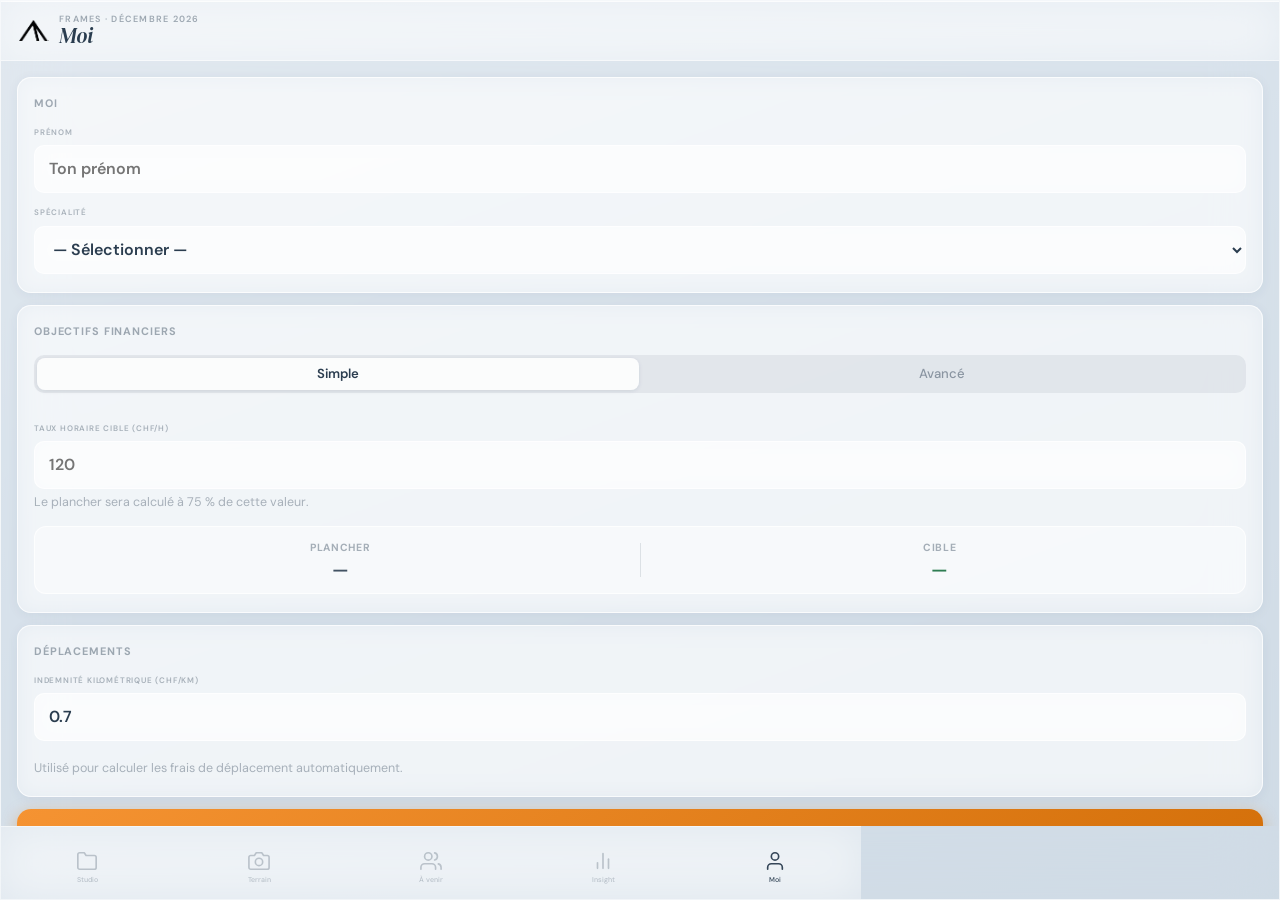
<file: index.html>
<!doctype html>
<html lang="fr">
<head>
  <meta charset="UTF-8" />
  <meta name="viewport"
    content="width=device-width,
    initial-scale=1, viewport-fit=cover" />
  <meta name="theme-color" content="#C9D6E3" />
  <meta name="apple-mobile-web-app-capable"
    content="yes" />
  <meta name="apple-mobile-web-app-status-bar-style"
    content="default" />
  <meta name="apple-mobile-web-app-title"
    content="Frames" />
  <title>Frames</title>
  <link rel="manifest" href="./manifest.webmanifest" />
  <link rel="apple-touch-icon"
    href="./assets/app-apple-touch-icon.png" />
  <link rel="icon"
    href="./assets/app-logo.svg" type="image/svg+xml" />
  <link rel="stylesheet" href="./styles.css" />
  <link rel="stylesheet" href="./app-components.css" />
</head>
<body>
  <div class="app-shell">

    <!-- TOPBAR -->
    <header class="topbar">
      <div class="brand-lockup">
        <img class="brand-mark"
          src="./assets/picfactory-logo.png" alt="" />
        <div>
          <p class="eyebrow" id="topbarEyebrow">
            Frames
          </p>
          <h1 id="topbarTitle">Studio</h1>
        </div>
      </div>
      <button class="icon-button"
        id="topbarAction"
        type="button"
        aria-label="Ajouter"
        hidden>
        <svg viewBox="0 0 24 24" aria-hidden="true">
          <path d="M12 5v14M5 12h14" />
        </svg>
      </button>
    </header>

    <!-- CONTENU PRINCIPAL -->
    <main>
      <div id="viewContainer"></div>
    </main>

    <!-- TAB BAR FIXE -->
    <nav class="module-tabs"
      id="moduleTabs"
      aria-label="Navigation principale">
    </nav>

  </div>

  <script src="./app.js" type="module"></script>
</body>
</html>
</file>
<file: styles.css>
/* ══════════════════════════════════════════════════════
   PICFACTORY — Design System v3
   Glass Light — DM Serif Display + DM Sans
   ══════════════════════════════════════════════════════ */

@import url("https://fonts.googleapis.com/css2?family=DM+Serif+Display:ital@1&family=DM+Sans:wght@300;400;500;600&display=swap");

/* ── Tokens ──────────────────────────────────────────── */
:root {
  /* Texte */
  --ink:       rgba(20,40,60,0.9);
  --ink-2:     rgba(30,50,70,0.45);
  --muted:     rgba(30,50,70,0.35);

  /* Sémantique */
  --accent:    #D4700A;
  --profit:    #2E7D52;
  --warning:   #D4700A;
  --loss:      #C03030;

  /* Legacy aliases (utilisés par les classes générées en JS) */
  --blue:      #D4700A;
  --green:     #2E7D52;
  --orange:    #D4700A;
  --red:       #C03030;
  --soft:      rgba(255,255,255,0.4);
  --shadow:    0 6px 20px rgba(213,112,10,0.35);
  --shadow-soft: 0 4px 16px rgba(100,130,160,0.15);
  --radius:    14px;

  /* Layout */
  --tab-h:         64px;
  --topbar-h:      60px;
  --content-max:   430px;

  /* Border-radius sémantique */
  --btn-radius-action:      14px;
  --btn-radius-destructive:  8px;

  font-family: "DM Sans", -apple-system, BlinkMacSystemFont, "Helvetica Neue", sans-serif;
  font-size: 16px;
  line-height: 1.4;
}

/* ── Reset ───────────────────────────────────────────── */
*,
*::before,
*::after {
  box-sizing: border-box;
}

[hidden] {
  display: none !important;
}

html {
  height: 100%;
  overflow: hidden;
}

/* Fond dégradé fixé — couvre tout l'écran en permanence */
body {
  height: 100%;
  margin: 0;
  color: var(--ink);
  -webkit-font-smoothing: antialiased;
  text-rendering: optimizeLegibility;
  overflow: hidden;
  background: linear-gradient(160deg, #C9D6E3 0%, #B8CADB 40%, #A8BDD0 100%);
  background-attachment: fixed;
}

body::before {
  content: "";
  position: fixed;
  inset: 0;
  background: linear-gradient(160deg, #C9D6E3 0%, #B8CADB 40%, #A8BDD0 100%);
  z-index: -1;
}

h1, h2, h3, p {
  margin: 0;
}

h1, h2, h3 {
  font-family: "DM Serif Display", serif;
  font-style: italic;
  font-weight: 400;
  line-height: 1;
}

h1 { font-size: clamp(1.8rem, 7vw, 2.2rem); }
h2 { font-size: 1.6rem; }
h3 { font-size: 1.1rem; }

strong {
  letter-spacing: 0;
}

button, input, select, textarea {
  font: inherit;
}

button {
  border: 0;
  cursor: pointer;
  -webkit-tap-highlight-color: transparent;
  transition: all 0.2s ease;
}

button:focus {
  outline: none;
}

button:focus-visible,
input:focus-visible,
select:focus-visible,
textarea:focus-visible {
  outline: 2px solid rgba(213,112,10,0.5);
  outline-offset: 2px;
}

img {
  display: block;
}

/* ════════════════════════════════════════════════════════
   AUTH
   ════════════════════════════════════════════════════════ */

.auth-screen {
  display: grid;
  min-height: 100svh;
  place-items: center;
  padding: 24px 16px;
}

.auth-card {
  display: grid;
  width: min(100%, 380px);
  gap: 20px;
  padding: 32px 24px;
  background: rgba(255,255,255,0.55);
  backdrop-filter: blur(10px);
  -webkit-backdrop-filter: blur(10px);
  border: 1px solid rgba(255,255,255,0.75);
  border-radius: 14px;
}

.auth-card .brand-mark {
  width: 44px;
  height: 44px;
  flex-basis: 44px;
  padding: 0;
  border: none;
  border-radius: 0;
  background: transparent;
  box-shadow: none;
  object-fit: contain;
}

.auth-copy {
  color: var(--ink-2);
  font-size: 0.88rem;
  font-weight: 500;
  line-height: 1.55;
}

.auth-message {
  min-height: 1.4em;
  color: var(--warning);
  font-size: 0.82rem;
  font-weight: 500;
}

/* ════════════════════════════════════════════════════════
   SHELL — structure principale
   ════════════════════════════════════════════════════════ */

.app-shell {
  position: fixed;
  top: 0;
  left: 0;
  right: 0;
  bottom: 0;
  display: flex;
  flex-direction: column;
  overflow: hidden;
  background: rgba(255,255,255,0.45);
  backdrop-filter: blur(30px);
  -webkit-backdrop-filter: blur(30px);
  border: 1px solid rgba(255,255,255,0.7);
  box-shadow: 0 20px 60px rgba(100,130,160,0.25),
              inset 0 1px 0 rgba(255,255,255,0.8);
}

main {
  flex: 1;
  overflow-y: auto;
  -webkit-overflow-scrolling: touch;
  overscroll-behavior: none;
}

/* ════════════════════════════════════════════════════════
   TOPBAR
   ════════════════════════════════════════════════════════ */

.topbar {
  flex-shrink: 0;
  display: flex;
  align-items: center;
  gap: 12px;
  height: var(--topbar-h);
  padding: 0 18px;
  padding-top: env(safe-area-inset-top);
  background: rgba(255,255,255,0.3);
  border-bottom: 1px solid rgba(255,255,255,0.5);
  backdrop-filter: blur(20px);
  -webkit-backdrop-filter: blur(20px);
}

.brand-lockup {
  display: flex;
  align-items: center;
  gap: 10px;
  min-width: 0;
  flex: 1;
}

.brand-mark {
  width: 30px;
  height: 30px;
  flex: 0 0 30px;
  padding: 0;
  border: none;
  border-radius: 0;
  background: transparent;
  box-shadow: none;
  object-fit: contain;
}

.eyebrow {
  margin: 0 0 2px;
  color: rgba(30,50,70,0.4);
  font-family: "DM Sans", sans-serif;
  font-style: normal;
  font-size: 9px;
  font-weight: 600;
  letter-spacing: 0.14em;
  text-transform: uppercase;
  line-height: 1;
}

.brand-lockup h1 {
  font-size: 1.3rem;
  color: var(--ink);
}

/* Bouton "Nouveau client" masqué (non utilisé en V1) */
#openClientDialog { display: none !important; }

/* ════════════════════════════════════════════════════════
   VIEW TABS  (En cours / Terminés)
   ════════════════════════════════════════════════════════ */

.view-tabs {
  display: grid;
  grid-template-columns: 1fr 1fr;
  gap: 0;
  padding: 0;
  margin: 0;
  border: none;
  border-bottom: 1px solid rgba(255,255,255,0.5);
  background: rgba(255,255,255,0.2);
}

.view-tab {
  position: relative;
  min-height: 40px;
  padding: 0 16px;
  background: transparent;
  color: rgba(30,50,70,0.35);
  font-family: "DM Sans", sans-serif;
  font-style: normal;
  font-size: 0.78rem;
  font-weight: 600;
  letter-spacing: 0.04em;
  transition: color 0.2s ease;
}

.view-tab::after {
  content: "";
  display: block;
  position: absolute;
  bottom: -1px;
  left: 0;
  width: 0;
  height: 2px;
  background: linear-gradient(135deg, #F59332, #D4700A);
  border-radius: 99px;
  transition: width 0.2s ease;
}

.view-tab.is-active {
  color: var(--ink);
  background: transparent;
}

.view-tab.is-active::after {
  width: 100%;
}

/* ════════════════════════════════════════════════════════
   MODULE TABS — tab bar fixe en bas (5 onglets)
   ════════════════════════════════════════════════════════ */

.module-tabs {
  position: relative;
  flex-shrink: 0;
  display: grid;
  grid-template-columns: repeat(auto-fit, minmax(0, 1fr));
  gap: 0;
  padding: 8px 0;
  padding-bottom: env(safe-area-inset-bottom, 16px);
  background: rgba(255,255,255,0.3);
  border-top: 1px solid rgba(255,255,255,0.5);
  backdrop-filter: blur(20px);
  -webkit-backdrop-filter: blur(20px);
}

.module-tab {
  position: relative;
  display: flex;
  flex-direction: column;
  align-items: center;
  justify-content: center;
  min-height: var(--tab-h);
  padding: 0 2px;
  background: transparent;
  color: rgba(30,50,70,0.25);
  font-family: "DM Sans", sans-serif;
  font-size: 7px;
  font-weight: 500;
  gap: 3px;
  transition: color 0.2s ease;
}

.module-tab.is-active {
  color: rgba(20,40,60,0.85);
}

/* ════════════════════════════════════════════════════════
   SECTIONS — base commune
   ════════════════════════════════════════════════════════ */

.project-strip,
.timer-panel,
.summary-panel,
.history-panel,
.expenses-panel,
.analysis-panel {
  display: grid;
  gap: 0;
  padding: 0;
  border: none;
  border-radius: 0;
  background: transparent;
  box-shadow: none;
}

/* En-tête de section standardisé */
.section-head {
  display: flex;
  align-items: center;
  justify-content: space-between;
  gap: 12px;
  padding: 14px 18px;
  border-bottom: 1px solid rgba(255,255,255,0.5);
}

.section-head h2 {
  font-size: 1.2rem;
}

.section-actions {
  display: flex;
  flex-wrap: wrap;
  align-items: center;
  justify-content: flex-end;
  gap: 10px;
}

/* Total en haut à droite des sections */
.total-stack {
  display: grid;
  justify-items: end;
  gap: 2px;
}

.total-stack strong {
  font-family: "DM Sans", sans-serif;
  font-style: normal;
  font-size: 1.6rem;
  font-weight: 300;
  font-variant-numeric: tabular-nums;
  letter-spacing: -0.5px;
  line-height: 1;
  color: var(--ink);
}

.total-stack span,
.total-stack em {
  color: var(--muted);
  font-size: 8px;
  font-style: normal;
  font-weight: 600;
  letter-spacing: 0.1em;
  text-transform: uppercase;
}

/* ════════════════════════════════════════════════════════
   PROJECT STRIP & CLIENT GROUPS
   ════════════════════════════════════════════════════════ */

.project-list {
  display: grid;
  gap: 0;
  margin: 0;
  padding: 0;
}

.client-project-group {
  display: grid;
  gap: 0;
  border-bottom: 1px solid rgba(255,255,255,0.4);
}

/* En-tête client */
.client-group-head {
  display: flex;
  align-items: center;
  justify-content: space-between;
  gap: 12px;
  padding: 8px 18px;
  background: rgba(255,255,255,0.25);
  border-bottom: 1px solid rgba(255,255,255,0.4);
}

.client-group-head strong {
  overflow: hidden;
  text-overflow: ellipsis;
  white-space: nowrap;
  color: var(--muted);
  font-family: "DM Sans", sans-serif;
  font-size: 8px;
  font-weight: 600;
  letter-spacing: 0.12em;
  text-transform: uppercase;
}

.client-group-head span {
  flex: 0 0 auto;
  color: var(--muted);
  font-size: 0.7rem;
  font-weight: 500;
}

/* Carrousel horizontal de projets */
.client-project-row {
  display: flex;
  gap: 10px;
  overflow-x: auto;
  padding: 12px 18px;
  scroll-padding-inline: 18px;
  scroll-snap-type: x mandatory;
  scrollbar-width: none;
  touch-action: pan-x;
  -webkit-overflow-scrolling: touch;
}

.client-project-row::-webkit-scrollbar {
  display: none;
}

/* Carte projet */
.project-card {
  display: grid;
  width: min(72vw, 260px);
  min-width: min(72vw, 260px);
  gap: 10px;
  padding: 14px;
  background: rgba(255,255,255,0.55);
  backdrop-filter: blur(10px);
  -webkit-backdrop-filter: blur(10px);
  border: 1px solid rgba(255,255,255,0.75);
  border-radius: 14px;
  text-align: left;
  scroll-snap-align: start;
  scroll-snap-stop: always;
  transition: all 0.2s ease;
}

.project-card.is-active {
  background: rgba(255,255,255,0.80);
  border-color: rgba(213,112,10,0.35);
  box-shadow: 0 4px 16px rgba(213,112,10,0.15);
}

.project-card.quota-loss {
  border-color: rgba(192,48,48,0.3);
}

.project-card.quota-loss .project-card-time,
.project-card.quota-loss .project-card-top em {
  color: var(--loss);
}

.project-card-top {
  display: flex;
  align-items: flex-start;
  justify-content: space-between;
  gap: 8px;
}

.project-card-top strong {
  overflow-wrap: anywhere;
  font-family: "DM Sans", sans-serif;
  font-size: 12px;
  font-weight: 500;
  line-height: 1.3;
  color: var(--ink);
}

.project-card-top em {
  min-width: max-content;
  color: var(--muted);
  font-size: 8px;
  font-style: normal;
  font-weight: 600;
  letter-spacing: 0.08em;
  text-transform: uppercase;
}

.project-card-time {
  color: var(--ink-2);
  font-size: 0.78rem;
  font-weight: 500;
  font-variant-numeric: tabular-nums;
}

/* Barre de progression */
.project-mini-meter,
.project-mini-meter span {
  display: block;
  height: 3px;
  overflow: hidden;
  border-radius: 99px;
}

.project-mini-meter {
  background: rgba(30,50,70,0.08);
}

.project-mini-meter span {
  width: var(--fill);
  background: linear-gradient(90deg, #4CAF80, #2E7D52);
  transition: width 300ms ease;
}

.project-mini-meter span.quota-warning,
.meter-fill.quota-warning { background: linear-gradient(90deg, #F59332, #D4700A); }

.project-mini-meter span.quota-loss,
.meter-fill.quota-loss    { background: linear-gradient(90deg, #E05555, #C03030); }

.project-mini-meter span.quota-profit,
.meter-fill.quota-profit  { background: linear-gradient(90deg, #4CAF80, #2E7D52); }

.project-mini-meter span.quota-neutral,
.meter-fill.quota-neutral { background: rgba(30,50,70,0.15); }

/* ════════════════════════════════════════════════════════
   HERO PANEL — projet actif
   ════════════════════════════════════════════════════════ */

.hero-panel {
  display: grid;
  min-height: 160px;
  align-content: space-between;
  gap: 14px;
  overflow: hidden;
  margin: 12px 12px 0;
  padding: 16px;
  background: rgba(255,255,255,0.55);
  backdrop-filter: blur(10px);
  -webkit-backdrop-filter: blur(10px);
  border: 1px solid rgba(255,255,255,0.75);
  border-radius: 14px;
}

.project-meta {
  min-width: 0;
}

.project-meta .eyebrow {
  margin-bottom: 4px;
}

.project-meta h2 {
  overflow-wrap: anywhere;
  font-size: clamp(2rem, 11vw, 3.2rem);
  line-height: 0.95;
  color: var(--ink);
}

.hero-content {
  display: grid;
  gap: 10px;
}

/* Grilles de métriques */
.hero-metrics,
.business-summary,
.analysis-grid,
.score-grid {
  display: grid;
  grid-template-columns: 1fr 1fr;
  gap: 8px;
}

.hero-metrics span,
.business-summary div,
.analysis-card,
.trend-block,
.score-item {
  display: grid;
  gap: 4px;
  min-width: 0;
  padding: 10px 12px;
  background: rgba(255,255,255,0.55);
  backdrop-filter: blur(10px);
  -webkit-backdrop-filter: blur(10px);
  border: 1px solid rgba(255,255,255,0.75);
  border-radius: 10px;
}

/* Labels de métriques */
.hero-metrics em,
.business-summary span,
.business-summary em,
.analysis-card span,
.analysis-card em,
.trend-block span,
.analysis-row em,
.score-item span,
.total-stack span,
.total-stack em {
  color: var(--muted);
  font-size: 8px;
  font-style: normal;
  font-weight: 600;
  letter-spacing: 0.1em;
  text-transform: uppercase;
}

/* Valeurs de métriques */
.hero-metrics strong,
.business-summary strong,
.analysis-card strong,
.score-item strong {
  overflow-wrap: anywhere;
  font-family: "DM Sans", sans-serif;
  font-style: normal;
  font-size: 1.2rem;
  font-weight: 300;
  letter-spacing: -0.3px;
  line-height: 1;
  color: var(--ink);
}

/* ════════════════════════════════════════════════════════
   STATUS — pill & balance line
   ════════════════════════════════════════════════════════ */

.status-pill {
  width: fit-content;
  min-width: max-content;
  padding: 2px 7px;
  border-radius: 6px;
  background: rgba(30,50,70,0.08);
  border: 1px solid rgba(30,50,70,0.12);
  color: var(--ink-2);
  font-family: "DM Sans", sans-serif;
  font-size: 9px;
  font-weight: 600;
  letter-spacing: 0.06em;
  text-transform: uppercase;
}

.status-pill.profit  {
  color: #2E7D52;
  background: rgba(46,125,82,0.12);
  border-color: rgba(46,125,82,0.25);
}
.status-pill.warning {
  color: #D4700A;
  background: rgba(213,112,10,0.12);
  border-color: rgba(213,112,10,0.25);
}
.status-pill.loss    {
  color: #C03030;
  background: rgba(192,48,48,0.1);
  border-color: rgba(192,48,48,0.2);
}
.status-pill.neutral {
  color: var(--muted);
  background: rgba(30,50,70,0.06);
  border-color: rgba(30,50,70,0.1);
}

.balance-line {
  min-height: 20px;
  padding: 0 18px;
  color: var(--muted);
  font-size: 0.82rem;
  font-weight: 500;
}

.balance-line.profit  { color: #2E7D52; }
.balance-line.warning { color: #D4700A; }
.balance-line.loss    { color: #C03030; }

.business-summary .profit strong,
.business-summary .profit em,
.analysis-row.profit em  { color: #2E7D52; }

.business-summary .warning strong,
.business-summary .warning em,
.analysis-row.warning em { color: #D4700A; }

.business-summary .loss strong,
.business-summary .loss em,
.analysis-row.loss em    { color: #C03030; }

.business-summary .neutral strong,
.business-summary .neutral em { color: var(--muted); }

/* ════════════════════════════════════════════════════════
   TIMER PANEL
   ════════════════════════════════════════════════════════ */

.timer-panel {
  display: grid;
  gap: 0;
  padding: 0;
  background: transparent;
}

/* Face du chronomètre */
.timer-face {
  display: flex;
  flex-direction: column;
  align-items: center;
  justify-content: center;
  gap: 6px;
  min-height: 160px;
  margin: 12px;
  padding: 18px 14px;
  text-align: center;
  background: rgba(255,255,255,0.55);
  backdrop-filter: blur(10px);
  -webkit-backdrop-filter: blur(10px);
  border: 1px solid rgba(255,255,255,0.75);
  border-radius: 14px;
  transition: all 0.2s ease;
}

.timer-panel.is-running .timer-face,
.timer-panel.is-imputed .timer-face {
  background: rgba(245,147,50,0.08);
  border-color: rgba(213,112,10,0.3);
}

/* Label catégorie active — au-dessus du chiffre */
.timer-face span {
  order: -1;
  font-size: 9px;
  font-weight: 600;
  color: #D4700A;
  letter-spacing: 0.14em;
  text-transform: uppercase;
}

/* Grand chiffre hh:mm:ss */
.timer-face strong {
  font-family: "DM Sans", sans-serif;
  font-style: normal;
  font-size: 52px;
  font-weight: 200;
  font-variant-numeric: tabular-nums;
  letter-spacing: -2px;
  line-height: 1;
  color: var(--ink);
  transition: color 0.2s ease;
}

.timer-panel.is-running .timer-face strong {
  color: #D4700A;
}

/* ════════════════════════════════════════════════════════
   CHIPS CATÉGORIES — sélecteur horizontal scrollable
   ════════════════════════════════════════════════════════ */

.category-grid {
  display: flex;
  overflow-x: auto;
  scrollbar-width: none;
  touch-action: pan-x;
  -webkit-overflow-scrolling: touch;
  gap: 7px;
  padding: 4px 18px;
  background: transparent;
}

.category-grid::-webkit-scrollbar {
  display: none;
}

/* Chip catégorie inactive */
.category-button {
  display: flex;
  align-items: center;
  gap: 6px;
  flex-shrink: 0;
  padding: 9px 14px;
  border-radius: 99px;
  background: rgba(255,255,255,0.4);
  border: 1px solid rgba(255,255,255,0.6);
  color: rgba(30,50,70,0.45);
  font-family: "DM Sans", sans-serif;
  font-size: 11px;
  font-weight: 500;
  white-space: nowrap;
  transition: all 0.2s ease;
}

.category-button .dot {
  width: 7px;
  height: 7px;
  border-radius: 50%;
  background: var(--category-color, rgba(30,50,70,0.3));
  flex: 0 0 7px;
}

.category-button strong {
  color: inherit;
  font-family: "DM Sans", sans-serif;
  font-size: 11px;
  font-weight: 500;
}

/* Quota masqué dans le chip */
.category-button span:last-child {
  display: none;
}

/* Chip sélectionnée — accent orange */
.category-button.is-selected {
  padding: 9px 16px;
  background: linear-gradient(135deg, #F59332, #D4700A);
  border-color: rgba(213,112,10,0.3);
  box-shadow: 0 4px 16px rgba(213,112,10,0.35);
  color: #fff;
  font-weight: 600;
}

.category-button.is-selected .dot {
  background: rgba(255,255,255,0.8);
}

.category-button.is-selected strong {
  color: #fff;
  font-weight: 600;
}

/* ════════════════════════════════════════════════════════
   BOUTONS PRINCIPAUX
   ════════════════════════════════════════════════════════ */

.primary-actions {
  display: flex;
  gap: 8px;
  padding: 12px;
  background: transparent;
}

/* Bouton action principale */
.start-button,
.save-button {
  flex: 1;
  min-height: 52px;
  border-radius: var(--btn-radius-action);
  background: linear-gradient(135deg, #F59332, #D4700A);
  color: #fff;
  font-family: "DM Sans", sans-serif;
  font-size: 13px;
  font-weight: 600;
  letter-spacing: 0.02em;
  box-shadow: 0 6px 20px rgba(213,112,10,0.35);
  border: none;
  transition: all 0.2s ease;
}

/* Bouton Démarrer — plus grand, friction zéro */
.start-button {
  min-height: 60px;
  font-size: 15px;
}

.start-button.is-running {
  background: linear-gradient(135deg, #F59332, #D4700A);
  color: #fff;
}

.timer-panel.is-imputed .start-button {
  background: rgba(255,255,255,0.55);
  backdrop-filter: blur(10px);
  -webkit-backdrop-filter: blur(10px);
  border: 1px solid rgba(255,255,255,0.75);
  color: var(--ink-2);
  box-shadow: none;
}

/* Feedback tactile */
.start-button:active,
.save-button:active,
.manual-button:active,
.icon-button:active,
.project-card:active,
.category-button:active {
  opacity: 0.82;
  transform: scale(0.97);
}

/* Bouton ajout manuel de temps — secondaire glass */
.manual-button {
  display: flex;
  align-items: center;
  justify-content: center;
  gap: 7px;
  min-height: 52px;
  padding: 0 16px;
  border-radius: var(--btn-radius-action);
  background: rgba(255,255,255,0.55);
  backdrop-filter: blur(10px);
  -webkit-backdrop-filter: blur(10px);
  border: 1px solid rgba(255,255,255,0.75);
  color: rgba(30,50,70,0.45);
  font-family: "DM Sans", sans-serif;
  font-size: 11px;
  font-weight: 500;
  letter-spacing: 0.02em;
  line-height: 1.2;
  transition: all 0.2s ease;
}

.manual-button svg {
  width: 18px;
  height: 18px;
  flex: 0 0 18px;
  fill: none;
  stroke: currentColor;
  stroke-linecap: round;
  stroke-linejoin: round;
  stroke-width: 2;
}

.manual-button span {
  max-width: 80px;
}

/* Bouton icône (header) */
.icon-button {
  display: grid;
  width: 38px;
  height: 38px;
  flex: 0 0 38px;
  place-items: center;
  border: 1px solid rgba(255,255,255,0.75);
  border-radius: var(--btn-radius-action);
  background: rgba(255,255,255,0.55);
  backdrop-filter: blur(10px);
  -webkit-backdrop-filter: blur(10px);
  color: var(--ink);
  transition: all 0.2s ease;
}

.icon-button svg {
  width: 18px;
  height: 18px;
  fill: none;
  stroke: currentColor;
  stroke-linecap: round;
  stroke-linejoin: round;
  stroke-width: 2;
}

.icon-button.secondary {
  background: linear-gradient(135deg, #F59332, #D4700A);
  color: #ffffff;
  border-color: transparent;
  box-shadow: 0 4px 12px rgba(213,112,10,0.3);
}

.icon-button.ghost {
  background: transparent;
  border-color: transparent;
  box-shadow: none;
}

/* Bouton texte */
.text-button {
  min-height: 36px;
  padding: 0 4px;
  background: transparent;
  color: #D4700A;
  font-size: 0.82rem;
  font-weight: 600;
  letter-spacing: 0.02em;
}

.text-button.danger {
  color: var(--loss);
}

/* Déconnexion */
.sign-out-button {
  font-family: "DM Sans", sans-serif;
  font-size: 0.72rem;
  letter-spacing: 0.08em;
  color: var(--muted);
  text-transform: uppercase;
}

/* ════════════════════════════════════════════════════════
   SUMMARY — bilan des temps
   ════════════════════════════════════════════════════════ */

.category-summary,
.session-list,
.expense-list,
.analysis-list {
  display: grid;
  gap: 0;
}

.summary-item {
  display: grid;
  gap: 8px;
  padding: 12px 18px;
  border-bottom: 1px solid rgba(255,255,255,0.4);
}

.summary-item:last-child {
  border-bottom: 0;
}

.summary-label {
  display: flex;
  align-items: center;
  justify-content: space-between;
  gap: 12px;
  font-size: 0.84rem;
  font-weight: 500;
}

.summary-label span:last-child {
  color: var(--ink-2);
  font-variant-numeric: tabular-nums;
}

/* Barre de quota */
.meter {
  height: 3px;
  overflow: hidden;
  border-radius: 99px;
  background: rgba(30,50,70,0.08);
}

.meter-fill {
  width: var(--fill);
  height: 100%;
  border-radius: 99px;
  background: linear-gradient(90deg, #4CAF80, #2E7D52);
  transition: width 260ms ease;
}

/* ════════════════════════════════════════════════════════
   SESSIONS — historique
   ════════════════════════════════════════════════════════ */

.session-row {
  display: flex;
  align-items: center;
  justify-content: space-between;
  gap: 14px;
  min-height: 50px;
  padding: 11px 18px;
  border-bottom: 1px solid rgba(255,255,255,0.4);
}

.session-row:last-child {
  border-bottom: 0;
}

.session-category {
  display: grid;
  grid-template-columns: auto 1fr;
  align-items: center;
  gap: 2px 10px;
  min-width: 0;
  font-weight: 500;
}

/* Trait vertical coloré à gauche */
.session-category::before {
  width: 3px;
  height: 24px;
  border-radius: 99px;
  background: currentColor;
  content: "";
  grid-row: span 2;
  opacity: 0.5;
}

.session-category span,
.session-category em {
  grid-column: 2;
}

.session-category span {
  font-size: 0.84rem;
  font-weight: 500;
}

.session-category em {
  color: var(--muted);
  font-size: 0.7rem;
  font-style: normal;
  font-weight: 400;
}

.session-time {
  color: var(--ink-2);
  font-variant-numeric: tabular-nums;
  font-weight: 600;
  font-size: 0.84rem;
  white-space: nowrap;
}

/* ════════════════════════════════════════════════════════
   EMPTY STATE
   ════════════════════════════════════════════════════════ */

.empty-state {
  display: grid;
  min-height: 70px;
  place-items: center;
  margin: 14px;
  border: 1px dashed rgba(30,50,70,0.2);
  border-radius: 10px;
  color: var(--muted);
  font-size: 0.82rem;
  font-weight: 400;
  text-align: center;
}

.empty-state.wide {
  min-width: min(70vw, 250px);
  padding: 0 14px;
  background: transparent;
  margin: 0;
  border: none;
  border-right: 1px dashed rgba(30,50,70,0.2);
}

/* ════════════════════════════════════════════════════════
   EXPENSES — frais
   ════════════════════════════════════════════════════════ */

.expense-add-button {
  display: block;
  width: calc(100% - 28px);
  margin: 14px;
  min-height: 46px;
  border-radius: var(--btn-radius-action);
  background: linear-gradient(135deg, #F59332, #D4700A);
  color: #ffffff;
  font-family: "DM Sans", sans-serif;
  font-weight: 600;
  font-size: 13px;
  box-shadow: 0 6px 20px rgba(213,112,10,0.35);
  border: none;
}

.expense-row {
  display: flex;
  min-height: 56px;
  align-items: center;
  justify-content: space-between;
  gap: 12px;
  padding: 12px 18px;
  border: none;
  border-bottom: 1px solid rgba(255,255,255,0.4);
  background: transparent;
}

.expense-main {
  display: grid;
  min-width: 0;
  gap: 3px;
}

.expense-main strong {
  font-size: 0.86rem;
  font-weight: 500;
}

.expense-main span {
  overflow-wrap: anywhere;
  color: var(--muted);
  font-size: 0.74rem;
  font-weight: 400;
}

.expense-side {
  display: grid;
  justify-items: end;
  gap: 4px;
  min-width: max-content;
}

.expense-side span {
  font-variant-numeric: tabular-nums;
  font-weight: 600;
}

.expense-delete {
  min-height: 24px;
  padding: 2px 8px;
  border-radius: var(--btn-radius-destructive);
  background: rgba(192,48,48,0.1);
  border: 1px solid rgba(192,48,48,0.2);
  color: #C03030;
  font-size: 0.65rem;
  font-weight: 600;
  letter-spacing: 0.06em;
  text-transform: uppercase;
}

/* ════════════════════════════════════════════════════════
   PROJECT ACTIONS (export, terminer, supprimer)
   ════════════════════════════════════════════════════════ */

.project-actions {
  display: grid;
  gap: 10px;
  padding: 14px;
  background: transparent;
}

.export-button {
  min-height: 48px;
  border-radius: var(--btn-radius-action);
  background: rgba(255,255,255,0.55);
  backdrop-filter: blur(10px);
  -webkit-backdrop-filter: blur(10px);
  border: 1px solid rgba(255,255,255,0.75);
  color: var(--ink);
  font-family: "DM Sans", sans-serif;
  font-size: 13px;
  font-weight: 500;
}

.finish-button {
  min-height: 52px;
  border-radius: var(--btn-radius-action);
  background: rgba(46,125,82,0.1);
  border: 1px solid rgba(46,125,82,0.25);
  color: #2E7D52;
  font-family: "DM Sans", sans-serif;
  font-size: 14px;
  font-weight: 600;
}

.finish-button:disabled {
  opacity: 0.28;
  cursor: not-allowed;
}

.delete-project-button {
  min-height: 44px;
  border-radius: var(--btn-radius-destructive);
  background: rgba(192,48,48,0.1);
  border: 1px solid rgba(192,48,48,0.2);
  color: #C03030;
  font-size: 12px;
  font-weight: 600;
  letter-spacing: 0.04em;
  text-transform: uppercase;
}

/* ════════════════════════════════════════════════════════
   ANALYSIS — insights
   ════════════════════════════════════════════════════════ */

.analysis-card strong {
  font-size: 1.3rem;
}

.score-item {
  gap: 8px;
  padding: 10px 12px;
}

.score-item input[type="range"] {
  min-height: 22px;
  padding: 0;
  accent-color: #D4700A;
  background: transparent;
  border: none;
}

.analysis-block {
  display: grid;
  gap: 10px;
  padding: 14px 18px;
  border-bottom: 1px solid rgba(255,255,255,0.4);
}

.analysis-block h3 {
  color: var(--muted);
  font-family: "DM Sans", sans-serif;
  font-style: normal;
  font-size: 8px;
  font-weight: 600;
  letter-spacing: 0.14em;
  text-transform: uppercase;
}

.analysis-row {
  display: grid;
  grid-template-columns: minmax(0, 1fr) max-content;
  gap: 4px 10px;
  align-items: center;
  padding: 10px 0;
  border-bottom: 1px solid rgba(255,255,255,0.4);
}

.analysis-row:last-child {
  border-bottom: 0;
}

.analysis-row span,
.analysis-row strong {
  font-size: 0.84rem;
  font-weight: 500;
}

.analysis-row em {
  grid-column: 1 / -1;
}

.trend-block strong {
  font-family: "DM Sans", sans-serif;
  font-style: normal;
  font-size: 0.82rem;
  font-weight: 600;
  letter-spacing: 0.04em;
}

.trend-block span {
  line-height: 1.45;
  font-size: 0.82rem;
  text-transform: none;
}

.tips-list {
  display: grid;
  gap: 8px;
  margin: 0;
  padding-left: 18px;
}

.tips-list li {
  color: var(--ink-2);
  font-size: 0.84rem;
  font-weight: 400;
  line-height: 1.5;
}

/* ════════════════════════════════════════════════════════
   DIALOGS
   ════════════════════════════════════════════════════════ */

dialog {
  width: min(96vw, 420px);
  margin: auto;
  padding: 0;
  background: rgba(255,255,255,0.75);
  backdrop-filter: blur(20px);
  -webkit-backdrop-filter: blur(20px);
  border: 1px solid rgba(255,255,255,0.9);
  border-radius: var(--btn-radius-action);
  color: var(--ink);
  box-shadow: 0 24px 72px rgba(100,130,160,0.35);
}

dialog::backdrop {
  background: rgba(20,40,60,0.35);
  backdrop-filter: blur(12px);
  -webkit-backdrop-filter: blur(12px);
}

.dialog-body {
  display: grid;
  gap: 18px;
  padding: 20px;
}

.dialog-head {
  display: flex;
  align-items: center;
  justify-content: space-between;
  gap: 12px;
  padding-bottom: 14px;
  border-bottom: 1px solid rgba(255,255,255,0.5);
}

.dialog-head h2 {
  font-size: 1.4rem;
}

.confirm-dialog p {
  margin: 0;
  color: var(--ink-2);
  font-size: 0.9rem;
  font-weight: 400;
  line-height: 1.5;
}

.dialog-actions {
  display: grid;
  grid-template-columns: 1fr 1fr;
  align-items: center;
  gap: 10px;
}

/* ════════════════════════════════════════════════════════
   FORMULAIRES
   ════════════════════════════════════════════════════════ */

label {
  display: grid;
  gap: 7px;
  color: var(--muted);
  font-size: 8px;
  font-weight: 600;
  letter-spacing: 0.1em;
  text-transform: uppercase;
}

input,
select {
  width: 100%;
  min-height: 48px;
  padding: 0 14px;
  border: 1px solid rgba(255,255,255,0.75);
  border-radius: 10px;
  background: rgba(255,255,255,0.55);
  backdrop-filter: blur(10px);
  -webkit-backdrop-filter: blur(10px);
  color: var(--ink);
  outline: none;
}

input:focus,
select:focus {
  border-color: rgba(213,112,10,0.5);
  background: rgba(255,255,255,0.8);
}

select option {
  background: #ffffff;
  color: #14283C;
}

.duration-picker {
  display: grid;
  grid-template-columns: minmax(0, 1fr) minmax(0, 1.12fr);
  gap: 10px;
}

/* ════════════════════════════════════════════════════════
   QUOTA EDITOR
   ════════════════════════════════════════════════════════ */

.quota-editor {
  display: grid;
  gap: 8px;
  padding: 8px 0;
}

.quota-row {
  display: flex;
  align-items: center;
  justify-content: space-between;
  gap: 14px;
  padding: 10px 14px;
  background: rgba(255,255,255,0.4);
  border: 1px solid rgba(255,255,255,0.6);
  border-radius: 10px;
}

.quota-name {
  display: flex;
  align-items: center;
  gap: 10px;
  color: var(--ink);
  font-size: 0.86rem;
  font-weight: 500;
}

/* Trait vertical couleur catégorie */
.quota-name::before {
  width: 3px;
  height: 18px;
  border-radius: 99px;
  background: currentColor;
  content: "";
  opacity: 0.5;
}

.quota-duration {
  display: grid;
  width: min(50%, 210px);
  grid-template-columns: minmax(0, 0.85fr) minmax(0, 1.15fr);
  gap: 6px;
}

.quota-row input,
.quota-row select {
  min-height: 38px;
}

.quota-row input {
  text-align: center;
}

/* ════════════════════════════════════════════════════════
   PRINT — rapport PDF
   ════════════════════════════════════════════════════════ */

.print-report {
  display: none;
}

@media print {
  body {
    background: #ffffff;
    color: #111111;
  }

  .app-shell,
  dialog {
    display: none !important;
  }

  .print-report {
    display: block;
    padding: 28px;
    color: #111111;
    font-family: "DM Sans", "Helvetica Neue", sans-serif;
  }

  .print-report header {
    display: flex;
    align-items: center;
    gap: 16px;
    margin-bottom: 28px;
    padding-bottom: 16px;
    border-bottom: 2px solid #111111;
  }

  .print-report img {
    width: 44px;
    height: 44px;
    object-fit: contain;
    filter: none;
  }

  .print-report p {
    color: #6b7280;
    font-size: 11px;
    font-weight: 700;
    letter-spacing: 0.06em;
    text-transform: uppercase;
  }

  .print-report h1 {
    margin: 4px 0;
    font-family: "DM Serif Display", serif;
    font-style: italic;
    font-size: 26px;
    font-weight: 400;
  }

  .print-report h2 {
    margin: 24px 0 10px;
    font-family: "DM Serif Display", serif;
    font-style: italic;
    font-size: 15px;
    font-weight: 400;
  }

  .print-totals {
    display: grid;
    gap: 4px;
    padding: 16px;
    border: 1px solid #d1d5db;
    border-radius: 8px;
    margin-bottom: 20px;
  }

  .print-expense-total {
    margin: 0 0 10px;
    color: #111111;
    font-size: 13px;
    font-weight: 600;
  }

  .print-totals strong {
    font-family: "DM Sans", sans-serif;
    font-size: 34px;
    font-weight: 300;
    line-height: 1;
  }

  .print-totals span,
  .print-totals em {
    color: #4b5563;
    font-style: normal;
    font-weight: 600;
  }

  .print-report table {
    width: 100%;
    border-collapse: collapse;
    font-size: 12px;
  }

  .print-report th,
  .print-report td {
    padding: 8px;
    border-bottom: 1px solid #e5e7eb;
    text-align: left;
  }

  .print-report th {
    color: #4b5563;
    font-size: 10px;
    font-weight: 600;
    letter-spacing: 0.05em;
    text-transform: uppercase;
  }
}

/* ════════════════════════════════════════════════════════
   RESPONSIVE
   ════════════════════════════════════════════════════════ */

/* Très petits écrans (<380px) */
@media (max-width: 380px) {
  .primary-actions {
    flex-direction: column;
  }

  .manual-button span {
    max-width: none;
  }

  .hero-metrics,
  .business-summary,
  .analysis-grid,
  .score-grid {
    grid-template-columns: 1fr;
  }
}

/* Tablette / Mac (≥680px) */
@media (min-width: 680px) {
  :root {
    --content-max: 720px;
  }

  .module-tabs {
    width: min(100%, 720px);
  }

  main {
    grid-template-columns: 1fr 1fr;
    align-items: start;
  }

  .project-strip,
  .hero-panel,
  .history-panel,
  .expenses-panel,
  .analysis-panel {
    grid-column: 1 / -1;
  }

  .project-card {
    width: 240px;
    min-width: 240px;
  }

  .hero-metrics,
  .analysis-grid {
    grid-template-columns: repeat(4, minmax(0, 1fr));
  }

  .history-panel {
    max-height: 360px;
    overflow-y: auto;
  }
}

/* Grand écran Mac (≥1024px) */
@media (min-width: 1024px) {
  :root {
    --content-max: 860px;
  }

  .module-tabs {
    width: min(100%, 860px);
  }

  main {
    grid-template-columns: 1fr 1fr 1fr;
  }

  .project-strip,
  .hero-panel {
    grid-column: 1 / -1;
  }

  .analysis-panel {
    grid-column: 1 / -1;
  }
}

/* ════════════════════════════════════════════════════════
   FAB GLOBAL — bouton flottant création projet
   ════════════════════════════════════════════════════════ */

.fab-global {
  position: fixed;
  bottom: calc(var(--tab-h) + 16px + env(safe-area-inset-bottom, 0px));
  right: 20px;
  width: 52px;
  height: 52px;
  border-radius: 50%;
  background: linear-gradient(135deg, #F59332, #D4700A);
  border: none;
  color: #fff;
  cursor: pointer;
  display: flex;
  align-items: center;
  justify-content: center;
  box-shadow: 0 4px 20px rgba(213,112,10,.45);
  z-index: 150;
  transition: transform .15s ease, box-shadow .15s ease;
}

.fab-global:active {
  transform: scale(.92);
  box-shadow: 0 2px 10px rgba(213,112,10,.35);
}
</file>
<file: app-components.css>
/* ══════════════════════════════════════════════════════
   FRAMES — Composants par phase
   app-components.css · Phase 3 — Studio
   ══════════════════════════════════════════════════════ */

/* ─── Anti-zoom iOS — font-size 16px minimum ─────────── */
/* Safari/iOS zoome automatiquement si font-size < 16px sur un champ actif */

input, select, textarea {
  font-size: 16px !important;
}

/* ─── Utility : glass card ───────────────────────────── */

.glass-card {
  background: rgba(255,255,255,0.35);
  backdrop-filter: blur(10px);
  -webkit-backdrop-filter: blur(10px);
  border: 1px solid rgba(255,255,255,0.75);
  border-radius: 14px;
  box-shadow: 0 2px 12px rgba(30,50,80,.06);
}

/* ─── Stats ──────────────────────────────────────────── */

.stats-row {
  display: grid;
  grid-template-columns: 1fr 1fr;
  gap: 10px;
  padding: 16px 16px 8px;
}

.stats-row-3 {
  grid-template-columns: repeat(3, 1fr);
}

.stats-row-3 .stat-card {
  padding: 12px 10px;
}

.stats-row-3 .stat-value {
  font-size: 1rem;
}

.stat-card {
  padding: 14px 16px;
  display: flex;
  flex-direction: column;
  gap: 4px;
}

.stat-label {
  font-size: .7rem;
  font-weight: 600;
  color: rgba(30,50,70,.4);
  text-transform: uppercase;
  letter-spacing: .05em;
  margin: 0;
}

.stat-value {
  font-size: 1.25rem;
  font-weight: 600;
  color: rgba(20,40,60,.9);
  margin: 0;
  font-variant-numeric: tabular-nums;
  line-height: 1.2;
}

/* ─── Liste projets ──────────────────────────────────── */

.projet-list {
  padding: 8px 16px 120px;
  display: flex;
  flex-direction: column;
  gap: 16px;
}

.client-group {
  display: flex;
  flex-direction: column;
  gap: 7px;
}

.client-group-label {
  font-size: .68rem;
  font-weight: 700;
  color: rgba(30,50,70,.35);
  text-transform: uppercase;
  letter-spacing: .08em;
  padding: 0 4px;
  margin: 0;
}

.projet-card {
  position: relative;
  width: 100%;
  text-align: left;
  padding: 14px 16px 36px; /* padding-bottom laisse place au bouton menu */
  display: flex;
  flex-direction: column;
  gap: 7px;
  cursor: pointer;
  background: rgba(255,255,255,0.35);
  backdrop-filter: blur(10px);
  -webkit-backdrop-filter: blur(10px);
  border: 1px solid rgba(255,255,255,0.75);
  border-radius: 14px;
  box-shadow: 0 2px 12px rgba(30,50,80,.06);
  transition: transform .15s ease, box-shadow .15s ease;
}

.projet-card:active {
  transform: scale(.98);
  box-shadow: 0 1px 4px rgba(30,50,80,.04);
}

.projet-card-header {
  display: flex;
  justify-content: space-between;
  align-items: flex-start;
  gap: 10px;
}

.projet-name {
  font-size: .9rem;
  font-weight: 600;
  color: rgba(20,40,60,.9);
  line-height: 1.3;
}

.projet-card-meta {
  display: flex;
  align-items: center;
  gap: 8px;
  font-size: .74rem;
  color: rgba(30,50,70,.4);
  flex-wrap: wrap;
}

.projet-prix {
  margin-left: auto;
  font-weight: 600;
  color: rgba(20,40,60,.7);
  font-variant-numeric: tabular-nums;
  white-space: nowrap;
}

/* ─── Statut pills ───────────────────────────────────── */

.statut-pill {
  display: inline-flex;
  align-items: center;
  font-size: .65rem;
  font-weight: 700;
  padding: 3px 8px;
  border-radius: 100px;
  white-space: nowrap;
  flex-shrink: 0;
  letter-spacing: .03em;
}

.statut-brouillon {
  background: rgba(213,112,10,0.12);
  color: #B8600A;
}

.statut-encours {
  background: rgba(213,112,10,.12);
  color: #B8600A;
}

.statut-livre {
  background: rgba(46,125,82,.13);
  color: #2E7D52;
}

.statut-archive {
  background: rgba(30,50,70,.05);
  color: rgba(30,50,70,.3);
}

/* ─── Studio : empty state ───────────────────────────── */

.studio-empty {
  display: flex;
  flex-direction: column;
  align-items: center;
  justify-content: center;
  padding: 48px 32px 120px;
  text-align: center;
  gap: 0;
}

.studio-empty .empty-icon {
  opacity: .18;
  color: rgba(20,40,60,1);
  margin-bottom: 18px;
}

.studio-empty .empty-title {
  font-size: .95rem;
  font-weight: 600;
  color: rgba(30,50,70,.5);
  margin: 0 0 8px;
}

.studio-empty .empty-sub {
  font-size: .8rem;
  color: rgba(30,50,70,.32);
  line-height: 1.6;
  margin: 0 0 28px;
}

/* ─── Bouton action principale ───────────────────────── */

.btn-action {
  display: block;
  width: 100%;
  padding: 15px 20px;
  background: linear-gradient(135deg, #F59332, #D4700A);
  color: #fff;
  font-family: 'DM Sans', sans-serif;
  font-size: .9rem;
  font-weight: 600;
  border: none;
  border-radius: var(--btn-radius-action, 14px);
  cursor: pointer;
  box-shadow: 0 4px 16px rgba(213,112,10,.35);
  transition: opacity .15s ease, transform .15s ease;
  text-align: center;
  letter-spacing: .01em;
}

.btn-action:active {
  opacity: .88;
  transform: scale(.98);
}

/* ─── Bottom sheet ───────────────────────────────────── */

.sheet-overlay {
  position: fixed;
  inset: 0;
  background: rgba(10,25,40,.3);
  backdrop-filter: blur(4px);
  -webkit-backdrop-filter: blur(4px);
  z-index: 190;
  opacity: 0;
  transition: opacity .28s ease;
}

.sheet-overlay.is-visible { opacity: 1; }

.bottom-sheet {
  position: fixed;
  bottom: 0;
  left: 50%;
  transform: translateX(-50%) translateY(100%);
  width: min(100%, 430px);
  background: rgba(238,244,250,.97);
  backdrop-filter: blur(24px);
  -webkit-backdrop-filter: blur(24px);
  border-radius: 20px 20px 0 0;
  border-top: 1px solid rgba(255,255,255,.85);
  box-shadow: 0 -8px 40px rgba(30,50,80,.12);
  z-index: 200;
  transition: transform .32s cubic-bezier(.32,.72,0,1);
  max-height: 92dvh;
  overflow-y: auto;
  padding-bottom: env(safe-area-inset-bottom, 0px);
}

.bottom-sheet.is-open {
  transform: translateX(-50%) translateY(0);
}

.sheet-handle {
  width: 36px;
  height: 4px;
  background: rgba(30,50,70,.18);
  border-radius: 2px;
  margin: 10px auto 0;
}

.sheet-header {
  display: flex;
  align-items: center;
  justify-content: space-between;
  padding: 12px 20px 0;
}

.sheet-title {
  font-family: 'DM Serif Display', serif;
  font-style: italic;
  font-size: 1.25rem;
  color: rgba(20,40,60,.9);
  margin: 0;
}

/* ─── Form dans le sheet ─────────────────────────────── */
/* Les <input>, <select>, <label> héritent des styles globaux de styles.css */

.sheet-form {
  display: flex;
  flex-direction: column;
  gap: 16px;
  padding: 20px 20px 8px;
}

.form-row {
  display: grid;
  grid-template-columns: 1fr 1fr;
  gap: 10px;
}

.sheet-submit {
  margin-top: 4px;
  margin-bottom: 20px;
}

/* ─── Module Projet — sélecteur + sous-onglets ───────── */

.projet-module {
  display: flex;
  flex-direction: column;
  min-height: 0;
}

.projet-empty {
  display: flex;
  flex-direction: column;
  align-items: center;
  justify-content: center;
  padding: 48px 32px 120px;
  text-align: center;
  gap: 0;
}

.projet-empty .empty-icon {
  opacity: .18;
  color: rgba(20,40,60,1);
  margin-bottom: 18px;
}

.projet-empty .empty-title {
  font-size: .95rem;
  font-weight: 600;
  color: rgba(30,50,70,.5);
  margin: 0 0 8px;
}

.projet-empty .empty-sub {
  font-size: .8rem;
  color: rgba(30,50,70,.32);
  line-height: 1.6;
  margin: 0 0 28px;
}

/* Carrousel de chips — sélecteur projet */
.projet-chips-scroll {
  display: flex;
  gap: 8px;
  overflow-x: auto;
  scrollbar-width: none;
  padding: 12px 16px;
  margin: 0 -16px;
  touch-action: pan-x;
  -webkit-overflow-scrolling: touch;
}

.projet-chips-scroll::-webkit-scrollbar {
  display: none;
}

.projet-chip {
  flex-shrink: 0;
  display: flex;
  flex-direction: column;
  align-items: flex-start;
  gap: 2px;
  padding: 9px 14px;
  border-radius: 99px;
  background: rgba(255,255,255,0.4);
  border: 1px solid rgba(255,255,255,0.6);
  cursor: pointer;
  transition: all 0.2s ease;
}

.projet-chip.is-active {
  background: linear-gradient(135deg, #F59332, #D4700A);
  border-color: rgba(213,112,10,0.3);
  box-shadow: 0 4px 16px rgba(213,112,10,0.35);
}

.chip-nom {
  font-size: 12px;
  font-weight: 600;
  color: rgba(20,40,60,0.85);
  white-space: nowrap;
}

.chip-client {
  font-size: 10px;
  color: rgba(30,50,70,0.45);
  white-space: nowrap;
}

.projet-chip.is-active .chip-nom,
.projet-chip.is-active .chip-client {
  color: #fff;
}

.projet-subtabs {
  display: grid;
  grid-template-columns: repeat(4, 1fr);
  border-bottom: 1px solid rgba(255,255,255,.5);
  background: rgba(255,255,255,.2);
  margin-top: 10px;
}

.projet-subtab {
  position: relative;
  min-height: 40px;
  background: transparent;
  color: rgba(30,50,70,.3);
  font-family: 'DM Sans', sans-serif;
  font-size: .72rem;
  font-weight: 600;
  letter-spacing: .02em;
  transition: color .2s ease;
}

.projet-subtab::after {
  content: '';
  position: absolute;
  bottom: -1px;
  left: 0;
  width: 0;
  height: 2px;
  background: linear-gradient(135deg, #F59332, #D4700A);
  border-radius: 99px;
  transition: width .2s ease;
}

.projet-subtab.is-active {
  color: rgba(20,40,60,.85);
}

.projet-subtab.is-active::after {
  width: 100%;
}

/* ─── Sous-vue Offre ─────────────────────────────────── */

.offre-view {
  padding: 12px 16px 120px;
  display: flex;
  flex-direction: column;
  gap: 12px;
}

.offre-section {
  padding: 16px;
  display: flex;
  flex-direction: column;
  gap: 12px;
}

.offre-section-title {
  font-size: .68rem;
  font-weight: 700;
  color: rgba(30,50,70,.4);
  text-transform: uppercase;
  letter-spacing: .08em;
  margin: 0;
}

.offre-infos-header {
  display: flex;
  justify-content: space-between;
  align-items: flex-start;
  gap: 12px;
}

.offre-infos-text { min-width: 0; }

.offre-nom {
  font-size: .9rem;
  font-weight: 600;
  color: rgba(20,40,60,.9);
  margin: 0 0 5px;
  overflow-wrap: anywhere;
}

.offre-meta {
  font-size: .74rem;
  color: rgba(30,50,70,.4);
  margin: 0;
  line-height: 1.5;
}

/* ── Checklist — ajout inline (offre) ───────────────── */

.checklist-add-row {
  display: flex;
  gap: 8px;
  align-items: center;
  margin-top: 10px;
  padding-top: 10px;
  border-top: 1px solid rgba(30,50,70,.07);
}

.checklist-add-input {
  flex: 1;
  /* hérite des styles input globaux */
}

.checklist-add-btn {
  width: 36px;
  height: 36px;
  border-radius: 50%;
  background: linear-gradient(135deg, #F59332, #D4700A);
  border: none;
  color: #fff;
  font-size: 1.25rem;
  font-weight: 400;
  line-height: 1;
  cursor: pointer;
  display: flex;
  align-items: center;
  justify-content: center;
  flex-shrink: 0;
  box-shadow: 0 2px 8px rgba(213,112,10,.3);
  transition: opacity .15s, transform .15s;
}
.checklist-add-btn:active { opacity: .82; transform: scale(.9); }

.checklist-delete {
  font-size: 15px;
  color: rgba(192,48,48,.35);
  background: none;
  border: none;
  cursor: pointer;
  padding: 0 4px;
  flex-shrink: 0;
  transition: color .12s;
}
.checklist-delete:active { color: rgba(192,48,48,.85); }

/* Message si profil materiel vide */
.materiel-empty-hint {
  font-size: .8rem;
  color: rgba(30,50,70,.4);
  line-height: 1.7;
  padding: 4px 0 6px;
}

.btn-link-profil {
  background: none;
  border: none;
  color: #D4700A;
  font-family: 'DM Sans', sans-serif;
  font-size: .8rem;
  font-weight: 600;
  cursor: pointer;
  padding: 0;
  text-decoration: underline;
  text-underline-offset: 3px;
}

/* ── Profil — section matériel ───────────────────────── */

.materiel-list {
  list-style: none;
  padding: 0;
  margin: 0;
  display: flex;
  flex-direction: column;
}

.materiel-item {
  display: flex;
  align-items: center;
  gap: 8px;
  padding: 10px 0;
  border-bottom: 1px solid rgba(30,50,70,.06);
}
.materiel-item:last-child { border-bottom: none; }

.materiel-label {
  font-size: .85rem;
  color: rgba(20,40,60,.82);
  flex: 1;
  min-width: 0;
}

.materiel-item-empty {
  font-size: .78rem;
  color: rgba(30,50,70,.3);
  padding: 6px 0 4px;
}

.materiel-delete {
  font-size: 16px;
  color: rgba(192,48,48,.4);
  background: none;
  border: none;
  cursor: pointer;
  padding: 0 4px;
  flex-shrink: 0;
}
.materiel-delete:active { color: rgba(192,48,48,.85); }

.materiel-add-row {
  display: flex;
  gap: 8px;
  align-items: center;
  margin-top: 6px;
}

.materiel-add-input { flex: 1; }

/* ── Btn lien discret (Modifier dans offre) ──────────── */

.btn-link-edit {
  background: none;
  border: none;
  padding: 3px 0 0;
  font-family: 'DM Sans', sans-serif;
  font-size: .72rem;
  font-weight: 500;
  color: rgba(30,50,70,.35);
  cursor: pointer;
  text-decoration: underline;
  text-underline-offset: 3px;
  text-decoration-color: rgba(30,50,70,.2);
  letter-spacing: .01em;
}
.btn-link-edit:active { color: rgba(213,112,10,.8); }

/* Card taux implicite */
.taux-impl {
  display: flex;
  flex-direction: column;
  align-items: center;
  padding: 8px 12px;
  border-radius: 10px;
  background: rgba(30,50,70,.06);
  border: 1px solid rgba(30,50,70,.1);
  min-width: 78px;
  flex-shrink: 0;
  text-align: center;
  transition: background .2s ease, border-color .2s ease;
}

.taux-impl-val {
  font-size: .9rem;
  font-weight: 700;
  margin: 0;
  font-variant-numeric: tabular-nums;
  color: rgba(30,50,70,.45);
  line-height: 1.2;
}

.taux-impl-label {
  font-size: .58rem;
  font-weight: 600;
  text-transform: uppercase;
  letter-spacing: .05em;
  color: rgba(30,50,70,.32);
  margin: 3px 0 0;
}

.taux-impl.is-profit { background: rgba(46,125,82,.1); border-color: rgba(46,125,82,.25); }
.taux-impl.is-profit .taux-impl-val { color: #2E7D52; }

.taux-impl.is-warning { background: rgba(213,112,10,.1); border-color: rgba(213,112,10,.25); }
.taux-impl.is-warning .taux-impl-val { color: #B8600A; }

.taux-impl.is-loss { background: rgba(192,48,48,.08); border-color: rgba(192,48,48,.2); }
.taux-impl.is-loss .taux-impl-val { color: #C03030; }

/* ─── Quotas ─────────────────────────────────────────── */

.quota-cat-row {
  display: flex;
  align-items: center;
  gap: 10px;
  padding: 5px 0;
  border-bottom: 1px solid rgba(30,50,70,.06);
}

.quota-cat-row:last-of-type {
  border-bottom: 0;
}

.quota-cat-dot {
  width: 8px;
  height: 8px;
  border-radius: 50%;
  flex-shrink: 0;
}

.quota-cat-label {
  font-size: .82rem;
  font-weight: 500;
  color: rgba(20,40,60,.8);
  flex: 1;
}

.quota-cat-row input[type="number"] {
  width: 62px;
  min-height: 38px;
  padding: 0 6px;
  text-align: center;
  flex-shrink: 0;
}

.quota-cat-row select {
  width: 68px;
  min-height: 38px;
  padding: 0 4px;
  font-size: .76rem;
  flex-shrink: 0;
}

.quota-total-bar {
  display: flex;
  justify-content: space-between;
  align-items: center;
  padding: 8px 0 0;
  border-top: 1px solid rgba(30,50,70,.08);
  font-size: .82rem;
  font-weight: 600;
  color: rgba(30,50,70,.5);
}

.quota-total-bar strong {
  color: rgba(20,40,60,.85);
  font-variant-numeric: tabular-nums;
  font-style: normal;
}

/* ─── Checklist ──────────────────────────────────────── */

.checklist {
  list-style: none;
  margin: 0;
  padding: 0;
  display: flex;
  flex-direction: column;
}

.checklist-item {
  border-bottom: 1px solid rgba(30,50,70,.06);
}

.checklist-item:last-child {
  border-bottom: 0;
}

.checklist-label {
  display: flex;
  align-items: center;
  gap: 12px;
  padding: 10px 0;
  cursor: pointer;
  color: rgba(20,40,60,.8);
  font-size: .84rem;
  font-weight: 400;
  text-transform: none;
  letter-spacing: 0;
}

.checklist input[type="checkbox"] {
  width: 18px;
  min-height: 18px;
  height: 18px;
  padding: 0;
  border-radius: 5px;
  flex-shrink: 0;
  cursor: pointer;
  accent-color: #D4700A;
}

.checklist-item.is-checked .checklist-label {
  color: rgba(30,50,70,.3);
  text-decoration: line-through;
}

/* ─── Module Temps — chronomètre ────────────────────── */

.temps-view {
  display: flex;
  flex-direction: column;
  gap: 10px;
  padding: 12px 0 120px;
  overflow-x: hidden;
  max-width: 100%;
}

.chrono-card {
  padding: 20px 16px;
  text-align: center;
  margin: 0 16px;
  overflow: hidden;
}

.chrono-status {
  font-size: 9px;
  font-weight: 700;
  letter-spacing: 0.14em;
  text-transform: uppercase;
  color: rgba(30,50,70,0.4);
  margin: 0 0 8px;
  transition: color 0.2s ease;
}

.chrono-display {
  font-size: clamp(2.4rem, 10vw, 3rem);
  font-weight: 200;
  color: rgba(20,40,60,0.9);
  letter-spacing: -1px;
  font-variant-numeric: tabular-nums;
  font-family: 'DM Sans', sans-serif;
  line-height: 1;
  margin: 0 0 8px;
  text-align: center;
  width: 100%;
  display: block;
}

.chrono-sub {
  font-size: 11px;
  color: rgba(30,50,70,0.3);
  margin: 0;
  min-height: 16px;
}

/* ─── Barres de progression quotas (Temps) ───────────── */

.quota-bars {
  padding: 12px 16px 0;
}

.quota-bars-title {
  font-size: 9px;
  font-weight: 700;
  color: rgba(30,50,70,0.35);
  text-transform: uppercase;
  letter-spacing: 0.1em;
  margin: 0 0 10px;
}

.quota-bars-empty {
  font-size: 11px;
  color: rgba(30,50,70,0.3);
  margin: 0;
  padding-bottom: 4px;
}

.quota-row {
  margin-bottom: 10px;
}

.quota-row-head {
  display: flex;
  align-items: center;
  gap: 7px;
  margin-bottom: 4px;
}

.quota-dot {
  width: 7px;
  height: 7px;
  border-radius: 50%;
  flex-shrink: 0;
}

/* .quota-cat-label déjà défini (partagé Offre) */

.quota-time {
  font-size: 11px;
  color: rgba(30,50,70,0.4);
  font-variant-numeric: tabular-nums;
  white-space: nowrap;
}

.quota-time.is-over {
  color: #E07878;
  font-weight: 600;
}

.quota-track {
  height: 5px;
  background: rgba(30,50,70,0.08);
  border-radius: 99px;
  overflow: hidden;
  margin-top: 4px;
}

.quota-fill {
  display: block;
  height: 100%;
  border-radius: 99px;
  transition: width 0.5s ease;
  max-width: 100%;
}

.quota-fill.is-over {
  background: #E07878 !important;
}

/* Chips catégories chrono */
.cat-chips-scroll {
  display: flex;
  gap: 7px;
  overflow-x: auto;
  overflow-y: hidden;
  max-width: 100%;
  width: 100%;
  scrollbar-width: none;
  padding: 4px 16px 8px;
  touch-action: pan-x;
  -webkit-overflow-scrolling: touch;
  box-sizing: border-box;
}

.cat-chips-scroll::-webkit-scrollbar {
  display: none;
}

.cat-chip {
  flex-shrink: 0;
  padding: 8px 14px;
  border-radius: 99px;
  border: 1px solid transparent;
  font-family: 'DM Sans', sans-serif;
  font-size: 12px;
  font-weight: 600;
  color: rgba(20,40,60,0.7);
  white-space: nowrap;
  cursor: pointer;
  transition: all 0.2s ease;
}

.cat-chip.is-active {
  color: #fff;
  box-shadow: 0 3px 12px rgba(0,0,0,0.15);
}

.cat-chip {
  display: flex;
  flex-direction: column;
  align-items: center;
  gap: 1px;
}

.chip-label {
  display: block;
}

.chip-pct {
  font-size: 10px;
  font-weight: 500;
  opacity: 0.75;
  line-height: 1;
}

.chip-pct.is-over {
  color: #E07878;
  opacity: 1;
  font-weight: 700;
}

/* Boutons chrono */
.chrono-actions {
  display: grid;
  grid-template-columns: 1fr auto;
  gap: 8px;
  padding: 0 16px;
}

.btn-secondary {
  display: flex;
  align-items: center;
  gap: 6px;
  padding: 15px 16px;
  background: rgba(255,255,255,0.35);
  border: 1px solid rgba(255,255,255,0.75);
  border-radius: 14px;
  color: rgba(30,50,70,0.5);
  font-family: 'DM Sans', sans-serif;
  font-size: 13px;
  font-weight: 600;
  cursor: pointer;
  white-space: nowrap;
  backdrop-filter: blur(10px);
  -webkit-backdrop-filter: blur(10px);
  transition: opacity .15s ease;
}

.btn-secondary:active { opacity: .8; }

/* Stats mini */
.chrono-stats {
  display: grid;
  grid-template-columns: 1fr 1fr 1fr;
  gap: 6px;
  padding: 0 16px;
}

.stat-mini {
  padding: 10px 8px;
  text-align: center;
}

.stat-mini-label {
  font-size: 8px;
  font-weight: 700;
  color: rgba(30,50,70,0.35);
  text-transform: uppercase;
  letter-spacing: 0.08em;
  margin: 0 0 3px;
}

.stat-mini-val {
  font-size: 15px;
  font-weight: 600;
  color: rgba(20,40,60,0.85);
  font-variant-numeric: tabular-nums;
  margin: 0;
  transition: color .2s ease;
}

.stat-mini-val.is-good { color: #5AAE82; }
.stat-mini-val.is-warn { color: #E09050; }
.stat-mini-val.is-bad  { color: #E07878; }

/* Sessions historique */
.sessions-section {
  padding: 4px 16px 0;
}

.sessions-head {
  display: flex;
  justify-content: space-between;
  align-items: center;
  margin-bottom: 6px;
}

.sessions-title {
  font-size: 11px;
  font-weight: 700;
  color: rgba(30,50,70,0.4);
  text-transform: uppercase;
  letter-spacing: 0.1em;
  margin: 0;
}

.btn-text-danger {
  font-size: 11px;
  font-weight: 600;
  color: #C03030;
  background: none;
  border: none;
  cursor: pointer;
  padding: 0;
}

.session-row {
  display: flex;
  align-items: center;
  gap: 10px;
  padding: 10px 0;
  border-bottom: 1px solid rgba(255,255,255,0.5);
}

.session-row:last-child { border-bottom: 0; }

.session-dot {
  width: 8px;
  height: 8px;
  border-radius: 50%;
  flex-shrink: 0;
}

.session-info {
  flex: 1;
  display: flex;
  flex-direction: column;
  gap: 1px;
  min-width: 0;
}

.session-cat {
  font-size: 12px;
  font-weight: 500;
  color: rgba(20,40,60,0.85);
}

.session-date {
  font-size: 10px;
  color: rgba(30,50,70,0.35);
}

.session-duree {
  font-size: 12px;
  font-weight: 600;
  color: rgba(20,40,60,0.7);
  font-variant-numeric: tabular-nums;
  white-space: nowrap;
}

.session-delete {
  font-size: 16px;
  line-height: 1;
  color: rgba(192,48,48,0.4);
  background: none;
  border: none;
  cursor: pointer;
  padding: 0 4px;
  flex-shrink: 0;
}

.session-delete:active { color: rgba(192,48,48,0.8); }

/* ─── Module Profil ──────────────────────────────────── */

.profil-view {
  padding: 16px 16px 120px;
  display: flex;
  flex-direction: column;
  gap: 12px;
}

.profil-section {
  padding: 18px 16px;
  display: flex;
  flex-direction: column;
  gap: 14px;
}

.profil-section-title {
  font-size: .68rem;
  font-weight: 700;
  color: rgba(30,50,70,.4);
  text-transform: uppercase;
  letter-spacing: .08em;
  margin: 0 0 2px;
}

.profil-section-hint {
  font-size: .78rem;
  color: rgba(30,50,70,.35);
  margin: -6px 0 0;
  line-height: 1.5;
}

/* Aperçu taux calculés */
.taux-preview {
  display: grid;
  grid-template-columns: 1fr auto 1fr;
  align-items: center;
  padding: 14px 16px;
  background: rgba(255,255,255,0.45);
  border: 1px solid rgba(255,255,255,0.75);
  border-radius: 12px;
}

.taux-preview-item {
  display: flex;
  flex-direction: column;
  align-items: center;
  gap: 5px;
  text-align: center;
}

.taux-preview-label {
  font-size: .65rem;
  font-weight: 700;
  color: rgba(30,50,70,.38);
  text-transform: uppercase;
  letter-spacing: .06em;
  margin: 0;
}

.taux-preview-value {
  font-size: 1.15rem;
  font-weight: 600;
  color: rgba(20,40,60,.8);
  font-variant-numeric: tabular-nums;
  margin: 0;
  line-height: 1;
}

.taux-preview-value.is-cible {
  color: #2E7D52;
}

.taux-preview-sep {
  width: 1px;
  height: 34px;
  background: rgba(30,50,70,.12);
  margin: 0 10px;
}

/* Bouton destructif */
.btn-destructive {
  width: 100%;
  padding: 13px 20px;
  background: rgba(192,48,48,.07);
  border: 1px solid rgba(192,48,48,.2);
  border-radius: var(--btn-radius-destructive, 8px);
  color: #C03030;
  font-family: 'DM Sans', sans-serif;
  font-size: .85rem;
  font-weight: 600;
  cursor: pointer;
  transition: opacity .15s ease, transform .15s ease;
  text-align: center;
  letter-spacing: .01em;
}

.btn-destructive:active {
  opacity: .8;
  transform: scale(.98);
}

/* ══════════════════════════════════════════════════════
   SOUS-VUE FRAIS — Phase 7
   ══════════════════════════════════════════════════════ */

.frais-view {
  padding: 12px 16px 120px;
  display: flex;
  flex-direction: column;
  gap: 12px;
}

/* Card totale */
.frais-total-card {
  display: flex;
  align-items: center;
  justify-content: space-between;
  padding: 16px 18px;
}

.frais-total-label {
  font-size: .68rem;
  font-weight: 700;
  color: rgba(30,50,70,.38);
  text-transform: uppercase;
  letter-spacing: .08em;
  margin: 0;
}

.frais-total-value {
  font-size: 1.4rem;
  font-weight: 700;
  color: rgba(20,40,60,.85);
  font-variant-numeric: tabular-nums;
  margin: 0;
  line-height: 1;
}

/* Liste */
.frais-list {
  display: flex;
  flex-direction: column;
}

.frais-row {
  display: flex;
  align-items: center;
  gap: 10px;
  padding: 13px 18px;
  border-bottom: 1px solid rgba(30,50,70,.06);
}

.frais-row:last-child { border-bottom: none; }

.frais-info {
  flex: 1;
  min-width: 0;
}

.frais-label {
  font-size: .85rem;
  font-weight: 500;
  color: rgba(20,40,60,.85);
  white-space: nowrap;
  overflow: hidden;
  text-overflow: ellipsis;
}

.frais-date {
  font-size: .72rem;
  color: rgba(30,50,70,.35);
  margin-top: 2px;
}

.frais-montant {
  font-size: .88rem;
  font-weight: 600;
  color: rgba(20,40,60,.75);
  font-variant-numeric: tabular-nums;
  white-space: nowrap;
  flex-shrink: 0;
}

.frais-delete {
  font-size: 16px;
  line-height: 1;
  color: rgba(192,48,48,.4);
  background: none;
  border: none;
  cursor: pointer;
  padding: 0 4px;
  flex-shrink: 0;
}
.frais-delete:active { color: rgba(192,48,48,.8); }

.frais-empty {
  text-align: center;
  padding: 28px 16px;
  color: rgba(30,50,70,.28);
  font-size: .78rem;
}

/* ══════════════════════════════════════════════════════
   SOUS-VUE BILAN — Phase 7
   ══════════════════════════════════════════════════════ */

.bilan-view {
  padding: 12px 16px 120px;
  display: flex;
  flex-direction: column;
  gap: 12px;
}

.bilan-section {
  padding: 16px 18px;
  display: flex;
  flex-direction: column;
  gap: 11px;
}

.bilan-section-title {
  font-size: .65rem;
  font-weight: 700;
  color: rgba(30,50,70,.38);
  text-transform: uppercase;
  letter-spacing: .08em;
  margin: 0 0 2px;
}

.bilan-row {
  display: flex;
  align-items: center;
  justify-content: space-between;
  gap: 8px;
}

.bilan-row-label {
  font-size: .82rem;
  color: rgba(30,50,70,.55);
  flex: 1;
}

.bilan-row-value {
  font-size: .88rem;
  font-weight: 600;
  color: rgba(20,40,60,.82);
  font-variant-numeric: tabular-nums;
  white-space: nowrap;
}

.bilan-row-value.is-profit  { color: #2E7D52; }
.bilan-row-value.is-warn    { color: #E09050; }
.bilan-row-value.is-loss    { color: #C03030; }
.bilan-row-value.is-neutral { color: rgba(20,40,60,.45); }

.bilan-divider {
  height: 1px;
  background: rgba(30,50,70,.08);
}

.bilan-row.is-total .bilan-row-label {
  font-weight: 600;
  color: rgba(20,40,60,.75);
}
.bilan-row.is-total .bilan-row-value {
  font-size: .94rem;
}

/* Barre de performance */
.bilan-bar-wrap {
  background: rgba(30,50,70,.07);
  border-radius: 6px;
  height: 5px;
  overflow: hidden;
  margin-top: 4px;
}

.bilan-bar-fill {
  height: 100%;
  border-radius: 6px;
  transition: width .5s cubic-bezier(.25,.8,.25,1);
}
.bilan-bar-fill.is-profit  { background: linear-gradient(90deg,#3A9E68,#2E7D52); }
.bilan-bar-fill.is-warn    { background: linear-gradient(90deg,#E8A860,#D4800A); }
.bilan-bar-fill.is-loss    { background: linear-gradient(90deg,#D85050,#C03030); }
.bilan-bar-fill.is-neutral { background: rgba(30,50,70,.22); }

/* Card verdict */
.bilan-verdict {
  padding: 24px 20px 20px;
  display: flex;
  flex-direction: column;
  align-items: center;
  justify-content: center;
  gap: 8px;
  text-align: center;
}

/* Bouton Clôturer */
#btnCloturerProjet {
  display: block;
  margin: 0 16px 16px;
  width: calc(100% - 32px);
}

.bilan-verdict-label {
  font-size: .65rem;
  font-weight: 700;
  color: rgba(30,50,70,.38);
  text-transform: uppercase;
  letter-spacing: .1em;
  margin: 0;
}

.bilan-verdict-icon {
  width: 40px;
  height: 40px;
  border-radius: 50%;
  display: flex;
  align-items: center;
  justify-content: center;
  font-size: 1.1rem;
  font-weight: 700;
  margin: 4px 0 2px;
}

.bilan-verdict-icon.is-profit  { background: rgba(46,125,82,.12);  color: #2E7D52; }
.bilan-verdict-icon.is-warn    { background: rgba(224,144,80,.14); color: #D4800A; }
.bilan-verdict-icon.is-loss    { background: rgba(192,48,48,.1);   color: #C03030; }
.bilan-verdict-icon.is-neutral { background: rgba(30,50,70,.07);   color: rgba(30,50,70,.4); }

.bilan-verdict-text {
  font-size: 1.05rem;
  font-weight: 600;
  margin: 0;
  line-height: 1.3;
}

.bilan-verdict-text.is-profit  { color: #2E7D52; }
.bilan-verdict-text.is-warn    { color: #D4800A; }
.bilan-verdict-text.is-loss    { color: #C03030; }
.bilan-verdict-text.is-neutral { color: rgba(20,40,60,.5); }

/* Badge projet terminé */
.bilan-termine-badge {
  display: flex;
  align-items: center;
  justify-content: center;
  gap: 8px;
  padding: 15px 20px;
  background: rgba(46,125,82,.1);
  border: 1px solid rgba(46,125,82,.22);
  border-radius: 14px;
  color: #2E7D52;
  font-size: .88rem;
  font-weight: 600;
  letter-spacing: .01em;
  margin: 0 16px;
}

/* ════════════════════════════════════════════════════════
   UTILITAIRES
   ════════════════════════════════════════════════════════ */

.is-hidden { display: none !important; }

/* ════════════════════════════════════════════════════════
   STUDIO — carte projet (div cliquable + bouton menu)
   ════════════════════════════════════════════════════════ */

.projet-card:focus-visible {
  outline: 2px solid rgba(245,147,50,.7);
  outline-offset: 2px;
}

/* Statut pill — couleurs via inline styles depuis STATUTS */

/* Bouton menu "···" sur la carte */
.projet-menu-btn {
  position: absolute;
  bottom: 8px;
  right: 8px;
  width: 28px;
  height: 28px;
  border-radius: 8px;
  background: rgba(30,50,70,0.06);
  border: none;
  color: rgba(30,50,70,0.45);
  font-size: .9rem;
  line-height: 1;
  display: flex;
  align-items: center;
  justify-content: center;
  cursor: pointer;
  transition: background .15s;
}
.projet-menu-btn:active { background: rgba(30,50,70,0.12); }

/* Menu contextuel projet */
.projet-context-menu {
  background: rgba(255,255,255,0.92);
  backdrop-filter: blur(16px);
  -webkit-backdrop-filter: blur(16px);
  border: 1px solid rgba(255,255,255,0.8);
  border-radius: 13px;
  box-shadow: 0 8px 32px rgba(20,40,60,0.18);
  overflow: hidden;
  min-width: 180px;
}
.ctx-item {
  display: block;
  width: 100%;
  padding: 13px 16px;
  text-align: left;
  background: none;
  border: none;
  border-bottom: 1px solid rgba(30,50,70,0.06);
  font-size: .9rem;
  font-weight: 500;
  color: rgba(20,40,60,0.85);
  cursor: pointer;
  transition: background .12s;
}
.ctx-item:last-child { border-bottom: none; }
.ctx-item:active     { background: rgba(30,50,70,0.06); }
.ctx-item--warn      { color: #D4800A; }
.ctx-item--danger    { color: #C03030; }

/* ════════════════════════════════════════════════════════
   OFFRE — Photos commandées
   ════════════════════════════════════════════════════════ */

.photos-cmd-row {
  display: flex;
  align-items: center;
  gap: 8px;
  margin-top: 8px;
}
.photos-cmd-label {
  font-size: .78rem;
  color: rgba(30,50,70,0.5);
  white-space: nowrap;
  flex-shrink: 0;
}
.photos-cmd-input {
  width: 72px;
  padding: 4px 8px;
  border-radius: 8px;
  border: 1px solid rgba(30,50,70,0.12);
  background: rgba(255,255,255,0.5);
  font-size: .85rem;
  text-align: center;
  color: rgba(20,40,60,0.85);
}

/* ════════════════════════════════════════════════════════
   BILAN — Photos livrées
   ════════════════════════════════════════════════════════ */

.bilan-photos-edit {
  display: flex;
  align-items: center;
  gap: 6px;
}
.bilan-photos-input {
  width: 68px;
  padding: 4px 8px;
  border-radius: 8px;
  border: 1px solid rgba(30,50,70,0.12);
  background: rgba(255,255,255,0.5);
  font-size: .85rem;
  text-align: center;
  color: rgba(20,40,60,0.85);
}
.bilan-photos-badge {
  font-size: .72rem;
  font-weight: 700;
  padding: 2px 6px;
  border-radius: 99px;
}
.bilan-photos-badge.is-warn    { background: rgba(224,144,80,.14); color: #D4800A; }
.bilan-photos-badge.is-neutral { background: rgba(30,50,70,.07);   color: rgba(30,50,70,.5); }

/* ════════════════════════════════════════════════════════
   PROFIL — toggle simple / avancé
   ════════════════════════════════════════════════════════ */

.profil-mode-toggle {
  display: flex;
  background: rgba(30,50,70,0.07);
  border-radius: 10px;
  padding: 3px;
  gap: 3px;
  margin-bottom: 16px;
}
.profil-mode-btn {
  flex: 1;
  padding: 7px 0;
  border-radius: 8px;
  border: none;
  background: transparent;
  font-size: .82rem;
  font-weight: 500;
  color: rgba(30,50,70,0.45);
  cursor: pointer;
  transition: background .15s, color .15s;
}
.profil-mode-btn.is-active {
  background: rgba(255,255,255,0.85);
  color: rgba(20,40,60,0.9);
  font-weight: 600;
  box-shadow: 0 1px 4px rgba(20,40,60,0.1);
}

/* ════════════════════════════════════════════════════════
   MENU SHEET — actions projet (bottom sheet contextuel)
   ════════════════════════════════════════════════════════ */

.menu-sheet-actions {
  display: flex;
  flex-direction: column;
  padding: 8px 20px 0;
  gap: 4px;
}
.menu-sheet-item {
  display: block;
  width: 100%;
  padding: 15px 16px;
  text-align: left;
  background: rgba(255,255,255,0.55);
  border: 1px solid rgba(255,255,255,0.7);
  border-radius: 12px;
  font-family: 'DM Sans', sans-serif;
  font-size: .9rem;
  font-weight: 500;
  color: rgba(20,40,60,0.85);
  cursor: pointer;
  transition: opacity .12s;
}
.menu-sheet-item:active              { opacity: .75; }
.menu-sheet-item--warn               { color: #B8600A; }
.menu-sheet-item--danger             { color: #C03030; }

/* ════════════════════════════════════════════════════════
   PRÉPARER — Prix conseillé
   ════════════════════════════════════════════════════════ */

.prix-conseil-card {
  padding: 16px;
  display: flex;
  flex-direction: column;
  gap: 12px;
}

.prix-suggestion {
  background: rgba(46,125,82,.07);
  border: 1px solid rgba(46,125,82,.2);
  border-radius: 10px;
  padding: 12px 14px;
  display: flex;
  flex-direction: column;
  gap: 5px;
}

.suggestion-label {
  font-size: .72rem;
  font-weight: 600;
  color: #2E7D52;
  margin: 0;
  letter-spacing: .01em;
}

.suggestion-val {
  font-size: 1.1rem;
  font-weight: 700;
  color: rgba(20,40,60,.9);
  font-variant-numeric: tabular-nums;
  margin: 0;
  line-height: 1.2;
}

.suggestion-detail {
  font-size: .72rem;
  color: rgba(30,50,70,.45);
  margin: 0;
  line-height: 1.5;
}

.btn-suggestion-apply {
  margin-top: 4px;
  padding: 8px 14px;
  background: rgba(46,125,82,.1);
  border: 1px solid rgba(46,125,82,.3);
  border-radius: 8px;
  font-family: 'DM Sans', sans-serif;
  font-size: .8rem;
  font-weight: 600;
  color: #2E7D52;
  cursor: pointer;
  align-self: flex-start;
  transition: background .12s;
}
.btn-suggestion-apply:active { background: rgba(46,125,82,.18); }

.prix-calcul {
  background: rgba(58,122,191,.07);
  border: 1px solid rgba(58,122,191,.2);
  border-radius: 10px;
  padding: 10px 14px;
  display: flex;
  flex-direction: column;
  gap: 3px;
}

.calcul-label {
  font-size: .72rem;
  color: #3A7ABF;
  margin: 0;
  font-weight: 500;
}

.calcul-val {
  font-size: 1rem;
  font-weight: 700;
  color: rgba(20,40,60,.88);
  font-variant-numeric: tabular-nums;
  margin: 0;
}

/* ════════════════════════════════════════════════════════
   PRÉPARER — Feuille de route / Shots
   ════════════════════════════════════════════════════════ */

.feuille-route {
  /* hérite .offre-section + .glass-card */
}

.shots-label {
  font-size: .68rem;
  font-weight: 700;
  color: rgba(30,50,70,.38);
  text-transform: uppercase;
  letter-spacing: .08em;
  margin: 8px 0 4px;
}

.shot-row {
  display: flex;
  align-items: center;
  gap: 9px;
  padding: 7px 0;
  border-bottom: 1px solid rgba(30,50,70,.06);
}
.shot-row:last-child { border-bottom: none; }

.shot-check {
  width: 17px;
  min-height: 17px;
  height: 17px;
  border-radius: 4px;
  accent-color: #D4700A;
  flex-shrink: 0;
  cursor: pointer;
  padding: 0;
}

.shot-label {
  flex: 1;
  font-size: .83rem;
  color: rgba(20,40,60,.82);
  line-height: 1.4;
  min-width: 0;
  transition: color .15s, text-decoration .15s;
}
.shot-label.is-done {
  color: rgba(30,50,70,.3);
  text-decoration: line-through;
}

.shot-delete {
  font-size: 15px;
  line-height: 1;
  color: rgba(192,48,48,.35);
  background: none;
  border: none;
  cursor: pointer;
  padding: 0 3px;
  flex-shrink: 0;
  transition: color .12s;
}
.shot-delete:active { color: rgba(192,48,48,.8); }

.shot-add-row {
  display: flex;
  gap: 8px;
  align-items: center;
  margin-top: 10px;
  padding-top: 10px;
  border-top: 1px solid rgba(30,50,70,.07);
}

.btn-shot-add {
  width: 34px;
  height: 34px;
  border-radius: 50%;
  background: linear-gradient(135deg, #F59332, #D4700A);
  border: none;
  color: #fff;
  font-size: 1.2rem;
  font-weight: 400;
  line-height: 1;
  cursor: pointer;
  display: flex;
  align-items: center;
  justify-content: center;
  flex-shrink: 0;
  box-shadow: 0 2px 8px rgba(213,112,10,.3);
  transition: opacity .15s, transform .15s;
}
.btn-shot-add:active { opacity: .82; transform: scale(.9); }

/* ════════════════════════════════════════════════════════
   STUDIO — Hero card (projet en cours)
   ════════════════════════════════════════════════════════ */

.studio-hero-card {
  margin: 12px 16px 0;
  padding: 18px 20px 16px;
  background: linear-gradient(135deg, rgba(245,147,50,.14), rgba(212,112,10,.08));
  border-color: rgba(213,112,10,.3);
  cursor: pointer;
  transition: transform .15s ease, box-shadow .15s ease;
}
.studio-hero-card:active {
  transform: scale(.98);
  box-shadow: 0 1px 6px rgba(213,112,10,.18);
}

.hero-eyebrow {
  font-size: .62rem;
  font-weight: 700;
  text-transform: uppercase;
  letter-spacing: .1em;
  color: #B8600A;
  margin: 0 0 6px;
}

.hero-nom {
  font-size: 1.05rem;
  font-weight: 700;
  color: rgba(20,40,60,.92);
  margin: 0 0 5px;
  overflow-wrap: anywhere;
  line-height: 1.3;
}

.hero-meta {
  font-size: .76rem;
  color: rgba(30,50,70,.45);
  display: flex;
  gap: 5px;
  flex-wrap: wrap;
  margin-bottom: 12px;
}

.hero-footer {
  display: flex;
  align-items: center;
  justify-content: space-between;
  gap: 8px;
}

.hero-taux {
  font-size: .78rem;
  font-weight: 600;
  color: #B8600A;
  font-variant-numeric: tabular-nums;
}

.hero-arrow {
  font-size: .9rem;
  color: rgba(30,50,70,.35);
}

/* ════════════════════════════════════════════════════════
   STUDIO — Next card (prochain projet)
   ════════════════════════════════════════════════════════ */

.studio-next-card {
  margin: 8px 16px 0;
  padding: 14px 18px;
  cursor: pointer;
  transition: transform .15s ease, box-shadow .15s ease;
}
.studio-next-card:active {
  transform: scale(.98);
  box-shadow: 0 1px 4px rgba(30,50,80,.04);
}

.next-header {
  display: flex;
  align-items: center;
  justify-content: space-between;
  margin-bottom: 6px;
}

.next-eyebrow {
  font-size: .62rem;
  font-weight: 700;
  text-transform: uppercase;
  letter-spacing: .1em;
  color: rgba(30,50,70,.38);
  margin: 0;
}

.next-nom {
  font-size: .92rem;
  font-weight: 600;
  color: rgba(20,40,60,.9);
  margin: 0 0 4px;
  overflow-wrap: anywhere;
}

.next-meta {
  font-size: .74rem;
  color: rgba(30,50,70,.42);
  display: flex;
  gap: 5px;
  flex-wrap: wrap;
}

.next-date {
  font-weight: 600;
  color: rgba(30,50,70,.55);
}

/* ════════════════════════════════════════════════════════
   STUDIO — Insight card
   ════════════════════════════════════════════════════════ */

.insight-card {
  margin: 8px 16px 0;
  padding: 13px 16px;
  background: rgba(46,125,82,.06);
  border-color: rgba(46,125,82,.18);
  display: flex;
  flex-direction: column;
  gap: 5px;
}

.insight-eyebrow {
  font-size: .62rem;
  font-weight: 700;
  text-transform: uppercase;
  letter-spacing: .08em;
  color: #2E7D52;
  margin: 0;
}

.insight-text {
  font-size: .82rem;
  color: rgba(20,40,60,.75);
  margin: 0;
  line-height: 1.5;
}

.insight-text strong {
  color: rgba(20,40,60,.9);
  font-weight: 700;
}

/* ════════════════════════════════════════════════════════
   BILAN — Clôture animée (3 phases : countdown → reveal → deploy)
   ════════════════════════════════════════════════════════ */

/* ── Overlay sombre ── */
.cloture-overlay {
  position: fixed;
  inset: 0;
  z-index: 300;
  background: #0a1220;
  display: flex;
  flex-direction: column;
  align-items: center;
  justify-content: center;
  overflow: hidden;
  transform: translateY(100%);
  transition: transform 0.4s cubic-bezier(.32,.72,0,1);
}
.cloture-overlay.is-visible {
  transform: translateY(0);
}

/* ── Phase 1 : compte à rebours ── */
.phase-countdown {
  text-align: center;
}
.countdown-ring {
  position: relative;
  width: 100px;
  height: 100px;
  margin: 0 auto 24px;
}
.countdown-num {
  position: absolute;
  top: 50%; left: 50%;
  transform: translate(-50%, -50%);
  font-size: 3rem;
  font-weight: 200;
  color: #fff;
  line-height: 1;
  font-variant-numeric: tabular-nums;
}
.countdown-label {
  font-size: .72rem;
  color: rgba(255,255,255,.3);
  text-transform: uppercase;
  letter-spacing: .1em;
  margin: 0;
}

/* ── Phase 2 : révélation du taux ── */
.phase-reveal {
  display: none;
  text-align: center;
  width: 100%;
  padding: 0 32px;
}
.reveal-num {
  font-size: 4rem;
  font-weight: 200;
  color: #fff;
  line-height: 1;
  transition: color 0.5s ease;
  font-variant-numeric: tabular-nums;
}
.reveal-unit {
  font-size: 1.1rem;
  color: rgba(255,255,255,.4);
  margin-top: 6px;
}
.reveal-verdict {
  font-size: .88rem;
  font-weight: 500;
  margin-top: 18px;
  opacity: 0;
  transition: opacity 0.5s ease;
}
.reveal-verdict.visible {
  opacity: 1;
}

/* ── Phase 3 : bilan déployé ── */
.phase-deploy {
  display: none;
  width: 100%;
  padding: 0 20px;
  max-height: calc(100vh - 32px);
  overflow-y: auto;
  -webkit-overflow-scrolling: touch;
}
.deploy-taux {
  text-align: center;
  margin-bottom: 18px;
}
.deploy-taux-num {
  font-size: 2.2rem;
  font-weight: 200;
  line-height: 1;
  font-variant-numeric: tabular-nums;
}
.deploy-taux-label {
  font-size: .72rem;
  color: rgba(255,255,255,.35);
  text-transform: uppercase;
  letter-spacing: .1em;
  margin-top: 4px;
}
.deploy-card {
  background: rgba(255,255,255,.07);
  border-radius: 12px;
  padding: 12px 14px;
  margin-bottom: 8px;
  opacity: 0;
  transform: translateY(20px);
  transition: opacity 0.4s ease, transform 0.4s ease;
}
.deploy-card.visible {
  opacity: 1;
  transform: translateY(0);
}
.deploy-card-label {
  font-size: .68rem;
  color: rgba(255,255,255,.35);
  text-transform: uppercase;
  letter-spacing: .08em;
  margin-bottom: 6px;
}
.deploy-row {
  display: flex;
  justify-content: space-between;
  font-size: .82rem;
  color: rgba(255,255,255,.55);
  padding: 3px 0;
}
.deploy-val {
  color: rgba(255,255,255,.9);
  font-weight: 500;
}
.deploy-val.green  { color: #5AAE82; }
.deploy-val.orange { color: #F59332; }
.deploy-val.red    { color: #E07878; }

/* ── Bouton retour ── */
.deploy-conseil {
  margin: 10px 0 6px;
  padding: 12px 14px;
  background: rgba(255,255,255,0.1);
  border-radius: 10px;
  font-family: 'DM Sans', sans-serif;
  font-size: .84rem;
  color: rgba(255,255,255,0.75);
  line-height: 1.45;
  opacity: 0;
  transition: opacity 0.4s ease;
}
.deploy-conseil.visible {
  opacity: 1;
}

.btn-retour-studio {
  display: block;
  width: 100%;
  margin: 8px 0 0;
  padding: 14px;
  background: linear-gradient(135deg, #F59332, #D4700A);
  border: none;
  border-radius: 14px;
  color: #fff;
  font-family: 'DM Sans', sans-serif;
  font-size: .9rem;
  font-weight: 500;
  cursor: pointer;
  opacity: 0;
  transition: opacity 0.4s ease;
}
.btn-retour-studio.visible {
  opacity: 1;
}

/* ── Confetti ── */
.confetti-container {
  position: absolute;
  top: 0; left: 0;
  width: 100%; height: 100%;
  pointer-events: none;
  overflow: hidden;
}
.confetto {
  position: absolute;
  width: 6px;
  height: 6px;
  border-radius: 1px;
  opacity: 0;
}
@keyframes confetto-fall-0 {
  0%   { opacity: 1; top: -10px; transform: rotate(0deg)   translateX(0);    }
  100% { opacity: 0; top: 110%;  transform: rotate(360deg) translateX(20px);  }
}
@keyframes confetto-fall-1 {
  0%   { opacity: 1; top: -10px; transform: rotate(0deg)    translateX(0);    }
  100% { opacity: 0; top: 110%;  transform: rotate(-270deg) translateX(-30px);}
}
@keyframes confetto-fall-2 {
  0%   { opacity: 1; top: -10px; transform: rotate(0deg)   translateX(0);    }
  100% { opacity: 0; top: 110%;  transform: rotate(180deg) translateX(10px);  }
}

/* ════════════════════════════════════════════════════════
   UTILITAIRE — bouton texte discret
   ════════════════════════════════════════════════════════ */

.btn-text-muted {
  display: block;
  width: 100%;
  padding: 10px;
  background: none;
  border: none;
  font-family: 'DM Sans', sans-serif;
  font-size: .82rem;
  font-weight: 500;
  color: rgba(30,50,70,.4);
  cursor: pointer;
  text-align: center;
  transition: color .12s;
}
.btn-text-muted:active { color: rgba(30,50,70,.7); }

/* ════════════════════════════════════════════════════════
   AUTOCOMPLÉTION CLIENT — dropdown
   ════════════════════════════════════════════════════════ */

.client-dropdown {
  background: rgba(245,248,252,.97);
  border: 1px solid rgba(30,50,70,.12);
  border-radius: 10px;
  box-shadow: 0 6px 20px rgba(20,40,60,.12);
  overflow: hidden;
  margin-top: 4px;
  z-index: 200;
}

.client-dropdown[hidden] { display: none; }

.client-dropdown-item {
  display: flex;
  flex-direction: column;
  gap: 1px;
  width: 100%;
  padding: 10px 14px;
  background: none;
  border: none;
  border-bottom: 1px solid rgba(30,50,70,.06);
  text-align: left;
  cursor: pointer;
  transition: background .1s;
}
.client-dropdown-item:last-child { border-bottom: none; }
.client-dropdown-item:active { background: rgba(213,112,10,.07); }

.dropdown-nom {
  font-size: .84rem;
  font-weight: 600;
  color: rgba(20,40,60,.88);
  font-family: 'DM Sans', sans-serif;
}

.dropdown-ent {
  font-size: .74rem;
  color: rgba(30,50,70,.4);
  font-family: 'DM Sans', sans-serif;
}

/* ════════════════════════════════════════════════════════
   MODULE CONTACTS
   ════════════════════════════════════════════════════════ */

.contacts-view {
  padding: 8px 0 88px;
}

.contacts-list {
  display: flex;
  flex-direction: column;
  gap: 10px;
  padding: 0 16px;
}

.contact-card {
  padding: 14px 16px;
  display: flex;
  flex-direction: column;
  gap: 8px;
}

.contact-card-header {
  display: flex;
  align-items: flex-start;
  justify-content: space-between;
  gap: 8px;
}

.contact-card-main { flex: 1; min-width: 0; }

.contact-nom {
  font-size: .92rem;
  font-weight: 700;
  color: rgba(20,40,60,.9);
  margin: 0;
  overflow-wrap: anywhere;
}

.contact-entreprise {
  font-size: .76rem;
  color: rgba(30,50,70,.5);
  margin: 2px 0 0;
}

.contact-menu-btn {
  font-size: 1rem;
  color: rgba(30,50,70,.3);
  background: none;
  border: none;
  cursor: pointer;
  padding: 0 4px;
  letter-spacing: .05em;
  flex-shrink: 0;
}

.contact-links {
  display: flex;
  flex-direction: column;
  gap: 5px;
}

.contact-link {
  display: inline-flex;
  align-items: center;
  gap: 7px;
  font-size: .8rem;
  font-weight: 500;
  text-decoration: none;
  padding: 6px 10px;
  border-radius: 8px;
  transition: background .12s;
  align-self: flex-start;
}

.contact-link--tel {
  color: #2E7D52;
  background: rgba(46,125,82,.08);
}
.contact-link--tel:active { background: rgba(46,125,82,.16); }

.contact-link--email {
  color: #3A7ABF;
  background: rgba(58,122,191,.08);
}
.contact-link--email:active { background: rgba(58,122,191,.16); }

.contact-note {
  font-size: .76rem;
  color: rgba(30,50,70,.45);
  margin: 0;
  line-height: 1.5;
  font-style: italic;
}

.contact-projets-count {
  font-size: .7rem;
  font-weight: 600;
  color: rgba(30,50,70,.3);
  margin: 0;
  text-transform: uppercase;
  letter-spacing: .06em;
}

/* ════════════════════════════════════════════════════════
   ÉTATS VIDES — illustration + titre
   ════════════════════════════════════════════════════════ */

.empty-state-view {
  display: flex;
  flex-direction: column;
  align-items: center;
  justify-content: center;
  gap: 16px;
  padding: 56px 32px 40px;
  text-align: center;
}

.empty-state-icon {
  display: block;
  opacity: .9;
}

.empty-state-title {
  font-size: .9rem;
  font-weight: 500;
  color: rgba(30,50,70,.4);
  margin: 0;
  max-width: 240px;
  line-height: 1.5;
}

/* ════════════════════════════════════════════════════════
   OFFRE — champ dateShooting inline
   ════════════════════════════════════════════════════════ */

.offre-date-row {
  display: flex;
  align-items: center;
  gap: 10px;
  margin: 6px 0 2px;
  flex-wrap: wrap;
}

.offre-date-label {
  font-size: .76rem;
  color: rgba(30,50,70,.5);
  font-weight: 500;
  white-space: nowrap;
}

.offre-date-input {
  font-family: 'DM Sans', sans-serif;
  font-size: .8rem;
  color: rgba(20,40,60,.8);
  background: rgba(255,255,255,.6);
  border: 1px solid rgba(30,50,70,.15);
  border-radius: 8px;
  padding: 5px 8px;
  flex: 1;
  min-width: 130px;
}

/* ════════════════════════════════════════════════════════
   ACCORDÉONS — Préparer & Profil
   ════════════════════════════════════════════════════════ */

.accordion {
  /* hérite du style glass-card — pas de padding supplémentaire */
  overflow: hidden;
}

.accordion-header {
  display: flex;
  align-items: center;
  justify-content: space-between;
  gap: 8px;
  width: 100%;
  padding: 14px 16px;
  background: none;
  border: none;
  border-bottom: 1px solid rgba(30,50,70,.06);
  cursor: pointer;
  text-align: left;
  -webkit-tap-highlight-color: transparent;
  transition: background .15s ease;
}

.accordion-header:active {
  background: rgba(30,50,70,.04);
}

/* quand le body est ouvert, retire la border-bottom */
.accordion-header[aria-expanded="true"] {
  border-bottom-color: rgba(30,50,70,.08);
}

.accordion-title {
  font-size: .86rem;
  font-weight: 600;
  color: rgba(20,40,60,.82);
  flex: 1;
}

.accordion-badge {
  font-size: .72rem;
  color: rgba(30,50,70,.35);
  font-weight: 600;
  margin-left: auto;
  margin-right: 8px;
  flex-shrink: 0;
}

.accordion-chevron {
  flex-shrink: 0;
  color: rgba(30,50,70,.3);
  transition: transform .25s ease;
  display: flex;
  align-items: center;
}

.accordion-chevron.is-open {
  transform: rotate(90deg);
}

.accordion-body {
  padding: 12px 16px 16px;
  overflow: hidden;
  /* animation d'ouverture via max-height */
  max-height: 2000px;
  transition: max-height .28s ease, padding .28s ease, opacity .2s ease;
  opacity: 1;
}

.accordion-body.is-closed {
  max-height: 0;
  padding-top: 0;
  padding-bottom: 0;
  opacity: 0;
  pointer-events: none;
}

/* ════════════════════════════════════════════════════════
   MODULE FICHE OFFRE — Phase 2
   ════════════════════════════════════════════════════════ */

.fo-view {
  display: flex;
  flex-direction: column;
  gap: 12px;
  padding: 12px 16px 0;
  overflow-y: auto;
}

.fo-section {
  padding: 16px;
  display: flex;
  flex-direction: column;
  gap: 12px;
}

.fo-section-title {
  font-size: .68rem;
  font-weight: 700;
  color: rgba(30,50,70,.4);
  text-transform: uppercase;
  letter-spacing: .08em;
  margin: 0 0 2px;
}

.fo-section-hint {
  font-size: .78rem;
  color: rgba(30,50,70,.4);
  margin: -4px 0 0;
}

/* ── Quota row avec picker ── */
.fo-quota-row {
  display: flex;
  align-items: center;
  justify-content: space-between;
  padding: 6px 0;
  border-bottom: 1px solid rgba(30,50,70,.06);
}
.fo-quota-row:last-of-type { border-bottom: none; }

.fo-quota-label {
  font-size: .88rem;
  color: rgba(30,50,70,.75);
  font-weight: 500;
}

.time-picker-btn {
  min-width: 64px;
  padding: 6px 12px;
  background: rgba(245,165,80,.12);
  border: 1.5px solid rgba(245,165,80,.3);
  border-radius: 20px;
  font-family: 'DM Sans', sans-serif;
  font-size: .88rem;
  font-weight: 600;
  color: rgba(20,40,60,.8);
  cursor: pointer;
  text-align: center;
  transition: background .12s, border-color .12s;
}
.time-picker-btn:active { background: rgba(245,165,80,.22); }
.time-picker-btn.is-locked {
  opacity: .5;
  cursor: not-allowed;
}

.fo-quota-total {
  font-size: .8rem;
  color: rgba(30,50,70,.5);
  text-align: right;
  padding-top: 8px;
  margin-top: 4px;
  border-top: 1px solid rgba(30,50,70,.08);
}
.fo-quota-total strong { color: rgba(20,40,60,.8); }

/* ── Picker roue bottom sheet ── */
.time-picker-wrap {
  position: relative;
  display: flex;
  justify-content: center;
  gap: 0;
  height: 220px;
  overflow: hidden;
  padding: 0 20px 0;
}

.time-picker-highlight {
  position: absolute;
  left: 20px; right: 20px;
  top: 50%;
  transform: translateY(-50%);
  height: 44px;
  background: rgba(245,165,80,.13);
  border-radius: 10px;
  pointer-events: none;
  z-index: 1;
}

.time-picker-col {
  flex: 1;
  height: 100%;
  overflow-y: scroll;
  scroll-snap-type: y mandatory;
  -webkit-overflow-scrolling: touch;
  scrollbar-width: none;
  /* Padding so first/last items can center */
  padding: 88px 0;
}
.time-picker-col::-webkit-scrollbar { display: none; }

.time-picker-item {
  height: 44px;
  display: flex;
  align-items: center;
  justify-content: center;
  scroll-snap-align: center;
  font-size: 1.3rem;
  font-weight: 300;
  color: rgba(30,50,70,.35);
  transition: color .15s, font-weight .15s;
  cursor: pointer;
}
/* Mise en évidence de l'item centré — JS scroll snap */

/* Picker simple — une seule colonne */
.simple-picker-col {
  max-width: 200px;
}

.fo-section-actions {
  display: flex;
  flex-direction: column;
  gap: 10px;
  padding: 0;
  background: transparent;
  border: none;
  box-shadow: none;
}

/* Radio groups */

.fo-radio-group {
  display: flex;
  gap: 8px;
  flex-wrap: wrap;
  padding: 6px 0 2px;
}

.fo-radio-group--row {
  flex-direction: row;
}

.fo-radio {
  display: flex;
  align-items: center;
  gap: 6px;
  font-size: .86rem;
  font-weight: 500;
  color: rgba(20,40,60,.8);
  cursor: pointer;
  padding: 6px 12px;
  background: rgba(255,255,255,.5);
  border: 1px solid rgba(30,50,70,.12);
  border-radius: 20px;
  transition: background .15s, border-color .15s;
}

.fo-radio input[type="radio"] {
  accent-color: #D4700A;
  width: 15px;
  height: 15px;
  flex-shrink: 0;
}

.fo-radio:has(input:checked) {
  background: rgba(213,112,10,.1);
  border-color: rgba(213,112,10,.35);
}

/* Prix conseillé — double vue */

.fo-prix-conseil {
  display: flex;
  flex-direction: column;
  gap: 0;
  padding: 4px 0;
  background: rgba(255,255,255,.45);
  border: 1px solid rgba(255,255,255,.75);
  border-radius: 12px;
  overflow: hidden;
}

.fo-prix-item {
  display: flex;
  flex-direction: column;
  gap: 3px;
  padding: 12px 14px;
}

.fo-prix-item-main {
  display: flex;
  align-items: baseline;
  justify-content: space-between;
  gap: 8px;
}

.fo-prix-label {
  font-size: .72rem;
  font-weight: 600;
  color: rgba(30,50,70,.5);
}

.fo-prix-val {
  font-size: 1rem;
  font-weight: 700;
  color: rgba(20,40,60,.85);
  font-variant-numeric: tabular-nums;
  white-space: nowrap;
}
.fo-prix-val.is-neutral { color: rgba(30,50,70,.3); }

.fo-prix-detail {
  font-size: .72rem;
  color: rgba(30,50,70,.38);
  line-height: 1.4;
}

.fo-prix-sep {
  height: 1px;
  background: rgba(30,50,70,.08);
  margin: 0;
}

/* Frais total */

.fo-frais-total {
  font-size: .84rem;
  color: rgba(30,50,70,.65);
  text-align: right;
  padding-top: 4px;
  border-top: 1px solid rgba(30,50,70,.08);
}

.fo-frais-total strong {
  color: rgba(20,40,60,.9);
}

/* Perdiem hint */

.fo-perdiem-hint {
  font-size: .78rem;
  color: rgba(30,50,70,.5);
  background: rgba(255,255,255,.4);
  border-radius: 8px;
  padding: 8px 10px;
  margin: 0;
  line-height: 1.5;
}

.fo-perdiem-hint strong {
  color: rgba(20,40,60,.8);
}

/* Jours de shooting */
.fo-jours-row {
  border-bottom: 1px solid rgba(30,50,70,.06);
  padding-bottom: 8px;
  margin-bottom: 2px;
}

.fo-jours-input {
  width: 56px;
  text-align: center;
  padding: 6px 8px;
  font-size: .9rem;
  border: 1.5px solid rgba(30,50,70,.15);
  border-radius: 8px;
  background: rgba(255,255,255,.6);
  font-variant-numeric: tabular-nums;
}

.fo-jours-hint {
  font-size: .75rem;
  color: rgba(30,50,70,.4);
  margin: -4px 0 6px;
  font-style: italic;
}

/* Toggle perdiem */
.fo-perdiem-toggle {
  margin-top: 8px;
  border-top: 1px dashed rgba(30,50,70,.1);
  padding-top: 6px;
}

.fo-perdiem-toggle-btn {
  font-size: .78rem;
  padding: 6px 0;
  color: rgba(30,50,70,.38);
  text-align: left;
}
.fo-perdiem-toggle-btn:active { color: rgba(30,50,70,.65); }

/* Acompte hint */

.fo-acompte-hint {
  font-size: .82rem;
  color: rgba(30,50,70,.5);
  text-align: right;
  margin: -4px 0 0;
  min-height: 1.2em;
}

/* Date envoi badge */

.fo-envoi-date {
  display: block;
  font-size: .78rem;
  color: rgba(58,122,191,.8);
  text-align: center;
  margin-bottom: 4px;
}

/* Bandeau verrouillé — offreacceptee */

.fo-locked-banner {
  display: flex;
  align-items: center;
  gap: 8px;
  padding: 13px 16px;
  background: linear-gradient(135deg, rgba(46,125,82,.15), rgba(90,174,130,.12));
  border: 1px solid rgba(46,125,82,.3);
  border-radius: 12px;
  color: #1e5c38;
  font-size: .88rem;
  font-weight: 600;
  letter-spacing: .01em;
}

.fo-locked-banner svg {
  flex-shrink: 0;
  color: #2E7D52;
}

/* Champs désactivés en mode verrouillé */

.fo-view input:disabled,
.fo-view select:disabled,
.fo-view textarea:disabled {
  opacity: .55;
  background: rgba(30,50,70,.04) !important;
  cursor: not-allowed;
  -webkit-text-fill-color: rgba(20,40,60,.6);
}

/* ════════════════════════════════════════════════════════
   PHASE 3 — Terrain / Brief
   ════════════════════════════════════════════════════════ */

/* Contact avec liens cliquables */

.contact-icon-row {
  display: flex;
  gap: 10px;
  padding: 4px 0 8px;
}

.contact-icon-btn {
  width: 40px;
  height: 40px;
  border-radius: 50%;
  background: rgba(255,255,255,.55);
  border: 1px solid rgba(255,255,255,.75);
  backdrop-filter: blur(4px);
  -webkit-backdrop-filter: blur(4px);
  display: flex;
  align-items: center;
  justify-content: center;
  text-decoration: none;
  color: rgba(30,50,70,.75);
  transition: background .15s, transform .1s;
  flex-shrink: 0;
}
.contact-icon-btn svg {
  width: 18px;
  height: 18px;
  pointer-events: none;
}
.contact-icon-btn:active {
  background: rgba(255,255,255,.8);
  transform: scale(.93);
}

/* Accordéon offre — récap read-only */

.offre-recap-list {
  display: flex;
  flex-direction: column;
  gap: 0;
  margin: 0;
  padding: 0;
}

.offre-recap-row {
  display: flex;
  justify-content: space-between;
  align-items: center;
  padding: 8px 0;
  border-bottom: 1px solid rgba(30,50,70,.06);
}

.offre-recap-row:last-child {
  border-bottom: none;
}

.offre-recap-row dt {
  font-size: .82rem;
  color: rgba(30,50,70,.5);
  font-weight: 500;
}

.offre-recap-row dd {
  font-size: .86rem;
  font-weight: 600;
  color: rgba(20,40,60,.85);
  margin: 0;
  font-variant-numeric: tabular-nums;
}

/* ════════════════════════════════════════════════════════
   PHASE 5 — Frais : comparaison estimé / réel
   ════════════════════════════════════════════════════════ */

.frais-cmp {
  padding: 0;
  overflow: hidden;
}

.frais-cmp-head {
  display: grid;
  grid-template-columns: 1fr auto auto;
  gap: 0;
  padding: 10px 14px 8px;
  border-bottom: 1px solid rgba(30,50,70,.08);
}

.frais-cmp-col {
  font-size: .65rem;
  font-weight: 700;
  color: rgba(30,50,70,.38);
  text-transform: uppercase;
  letter-spacing: .07em;
  width: 72px;
  text-align: right;
}

.frais-cmp-row {
  display: grid;
  grid-template-columns: 1fr auto auto;
  align-items: center;
  padding: 9px 14px;
  border-bottom: 1px solid rgba(30,50,70,.05);
}

.frais-cmp-row:last-of-type {
  border-bottom: none;
}

.frais-cmp-cat {
  font-size: .82rem;
  color: rgba(30,50,70,.6);
}

.frais-cmp-est,
.frais-cmp-reel {
  font-size: .84rem;
  font-weight: 500;
  color: rgba(20,40,60,.7);
  width: 72px;
  text-align: right;
  font-variant-numeric: tabular-nums;
}

.frais-cmp-reel.is-over {
  color: #B8600A;
  font-weight: 600;
}

.frais-cmp-total {
  display: grid;
  grid-template-columns: 1fr auto auto;
  align-items: baseline;
  padding: 10px 14px;
  background: rgba(30,50,70,.04);
  border-top: 1px solid rgba(30,50,70,.08);
  font-size: .86rem;
  font-weight: 700;
  color: rgba(20,40,60,.85);
}

.frais-cmp-total > span:nth-child(2),
.frais-cmp-total > span:nth-child(3) {
  width: 72px;
  text-align: right;
  font-variant-numeric: tabular-nums;
}

.frais-cmp-total .is-over {
  color: #B8600A;
  display: flex;
  flex-direction: column;
  align-items: flex-end;
  gap: 1px;
}

.frais-cmp-total .is-under {
  color: #2E7D52;
  display: flex;
  flex-direction: column;
  align-items: flex-end;
  gap: 1px;
}

.frais-cmp-total small {
  font-size: .7rem;
  font-weight: 600;
  opacity: .85;
}

/* ════════════════════════════════════════════════════════
   PHASE 4 — Chrono
   ════════════════════════════════════════════════════════ */

/* Fond dynamique par catégorie */
.temps-view {
  transition: background 0.5s ease;
}

/* Ring SVG */
.chrono-ring-wrap {
  position: relative;
  width: 220px;
  height: 220px;
  margin: 16px auto 8px;
  flex-shrink: 0;
}

.chrono-ring {
  position: absolute;
  inset: 0;
  width: 100%;
  height: 100%;
}

.chrono-ring-track {
  fill: none;
  stroke: rgba(30,50,70,.08);
  stroke-width: 10;
}

.chrono-ring-fill {
  fill: none;
  stroke-width: 10;
  stroke-linecap: round;
  transition: stroke-dashoffset 1s linear, stroke 0.35s ease;
}

.chrono-center {
  position: absolute;
  inset: 0;
  display: flex;
  flex-direction: column;
  align-items: center;
  justify-content: center;
  gap: 2px;
}

/* Grille catégories 2×3 */
.cat-grid {
  display: grid;
  grid-template-columns: repeat(3, 1fr);
  gap: 8px;
  padding: 0 16px;
}

.cat-grid-cell {
  display: flex;
  flex-direction: column;
  gap: 6px;
  padding: 10px 10px 8px;
  background: rgba(255,255,255,.35);
  border: 1.5px solid rgba(30,50,70,.1);
  border-radius: 12px;
  cursor: pointer;
  transition: background .15s, border-color .15s;
  text-align: left;
}

.cat-grid-cell.is-active {
  box-shadow: 0 2px 10px rgba(30,50,70,.1);
}

.cat-grid-cell:active {
  opacity: .8;
}

.cat-grid-label {
  font-size: .72rem;
  font-weight: 600;
  color: rgba(20,40,60,.8);
  line-height: 1.2;
}

.cat-grid-eff {
  font-size: .78rem;
  font-weight: 500;
  color: rgba(20,40,60,.65);
  font-variant-numeric: tabular-nums;
  line-height: 1;
}

.cat-grid-pct {
  font-size: .65rem;
  font-weight: 700;
  color: rgba(20,40,60,.38);
}
.cat-grid-pct.is-over {
  color: #E07878;
}

.cat-grid-bar-wrap {
  height: 3px;
  background: rgba(30,50,70,.1);
  border-radius: 2px;
  overflow: hidden;
}

.cat-grid-bar-fill {
  height: 100%;
  border-radius: 2px;
  transition: width .4s ease;
  min-width: 0;
}

/* FAB Chrono flottant — Brief uniquement, au-dessus de la tab bar */
.fab-chrono {
  position: fixed;
  bottom: calc(env(safe-area-inset-bottom, 0px) + 68px);
  right: 18px;
  display: flex;
  align-items: center;
  gap: 7px;
  padding: 12px 20px;
  background: rgba(20,40,60,.88);
  backdrop-filter: blur(10px);
  -webkit-backdrop-filter: blur(10px);
  color: #fff;
  font-family: 'DM Sans', sans-serif;
  font-size: .85rem;
  font-weight: 600;
  border: none;
  border-radius: 24px;
  box-shadow: 0 4px 20px rgba(20,40,60,.25);
  cursor: pointer;
  z-index: 150;
  transition: transform .15s ease, opacity .15s ease;
  letter-spacing: .01em;
}

.fab-chrono:active {
  transform: scale(.95);
  opacity: .85;
}

/* Bouton "Corriger une erreur" — discret, usage exceptionnel */

.fo-corriger-wrap {
  display: flex;
  justify-content: center;
  padding: 4px 0 8px;
}

.fo-corriger-btn {
  background: none;
  border: none;
  color: rgba(30,50,70,.35);
  font-size: .76rem;
  font-family: 'DM Sans', sans-serif;
  cursor: pointer;
  padding: 6px 12px;
  border-radius: 6px;
  transition: color .15s;
}

.fo-corriger-btn:active {
  color: rgba(180,50,30,.7);
}

/* ─── Frais km déplacement ───────────────────────────── */

.fo-km-row {
  margin-bottom: 4px;
}

.fo-km-label {
  display: flex;
  flex-direction: column;
  gap: 4px;
}

.fo-km-input-group {
  display: flex;
  align-items: center;
  gap: 8px;
}

.fo-km-input {
  flex: 1;
}

.fo-km-unit {
  font-family: 'DM Sans', sans-serif;
  font-size: .9rem;
  font-weight: 500;
  color: rgba(30,50,70,.6);
  white-space: nowrap;
}

.fo-km-result {
  font-family: 'DM Sans', sans-serif;
  font-size: .82rem;
  color: rgba(30,50,70,.5);
  margin: 2px 0 12px;
}

.fo-km-result strong {
  color: rgba(20,40,60,.85);
}

/* ─── Type pills — bottom sheet nouveau projet ───────── */

.nf-type-label {
  font-family: 'DM Sans', sans-serif;
  font-size: .78rem;
  font-weight: 600;
  color: rgba(30,50,70,.5);
  text-transform: uppercase;
  letter-spacing: .05em;
  margin: 0 0 8px;
}

.nf-type-pills {
  display: flex;
  gap: 8px;
  overflow-x: auto;
  scrollbar-width: none;
  padding-bottom: 4px;
  margin-bottom: 2px;
}

.nf-type-pills::-webkit-scrollbar { display: none; }

.nf-type-pill {
  flex-shrink: 0;
  padding: 8px 16px;
  border-radius: 99px;
  border: 1px solid rgba(30,50,80,.12);
  background: rgba(255,255,255,0.5);
  font-family: 'DM Sans', sans-serif;
  font-size: .85rem;
  font-weight: 500;
  color: rgba(20,40,60,.75);
  cursor: pointer;
  transition: background .15s, color .15s, border-color .15s;
  white-space: nowrap;
}

.nf-type-pill.is-active {
  background: linear-gradient(135deg, #F59332, #D4700A);
  color: #fff;
  border-color: transparent;
  box-shadow: 0 3px 10px rgba(213,112,10,.35);
}

/* ─── Brief — sous-vue terrain ───────────────────────── */

.brief-client-header {
  display: flex;
  align-items: center;
  gap: 12px;
  margin-bottom: 14px;
}

.brief-avatar {
  flex-shrink: 0;
  width: 48px;
  height: 48px;
  border-radius: 50%;
  background: linear-gradient(135deg, #F59332, #D4700A);
  color: #fff;
  font-family: 'DM Sans', sans-serif;
  font-size: 1.1rem;
  font-weight: 600;
  display: flex;
  align-items: center;
  justify-content: center;
  letter-spacing: .03em;
  box-shadow: 0 4px 12px rgba(213,112,10,.3);
}

.brief-client-meta {
  flex: 1;
  min-width: 0;
}

.brief-client-name {
  font-family: 'DM Sans', sans-serif;
  font-size: .95rem;
  font-weight: 600;
  color: rgba(20,40,60,.9);
  margin: 0 0 2px;
  white-space: nowrap;
  overflow: hidden;
  text-overflow: ellipsis;
}

.brief-project-label {
  font-family: 'DM Sans', sans-serif;
  font-size: .78rem;
  color: rgba(30,50,70,.45);
  margin: 0;
}

/* Temps estimés — ligne lecture seule */

.brief-lock-badge {
  font-size: .72rem;
  opacity: .65;
}

.brief-lock-hint {
  font-family: 'DM Sans', sans-serif;
  font-size: .78rem;
  color: rgba(30,50,70,.45);
  margin: 0 0 10px;
  font-style: italic;
}

.brief-temps-row {
  display: flex;
  align-items: center;
  gap: 8px;
  padding: 6px 0;
  border-bottom: 1px solid rgba(30,50,80,.05);
}

.brief-temps-row:last-of-type {
  border-bottom: none;
}

.brief-temps-dot {
  width: 8px;
  height: 8px;
  border-radius: 50%;
  flex-shrink: 0;
}

.brief-temps-label {
  flex: 1;
  font-family: 'DM Sans', sans-serif;
  font-size: .87rem;
  color: rgba(20,40,60,.8);
}

.brief-temps-val {
  font-family: 'DM Sans', sans-serif;
  font-size: .87rem;
  font-weight: 500;
  color: rgba(20,40,60,.9);
}

.brief-temps-total {
  display: flex;
  justify-content: space-between;
  align-items: center;
  padding: 10px 0 2px;
  border-top: 1px solid rgba(30,50,80,.1);
  margin-top: 4px;
  font-family: 'DM Sans', sans-serif;
  font-size: .87rem;
  color: rgba(20,40,60,.7);
}

.brief-temps-total strong {
  color: rgba(20,40,60,.9);
}

.brief-empty {
  font-family: 'DM Sans', sans-serif;
  font-size: .83rem;
  color: rgba(30,50,70,.4);
  font-style: italic;
  margin: 4px 0;
}
</file>
